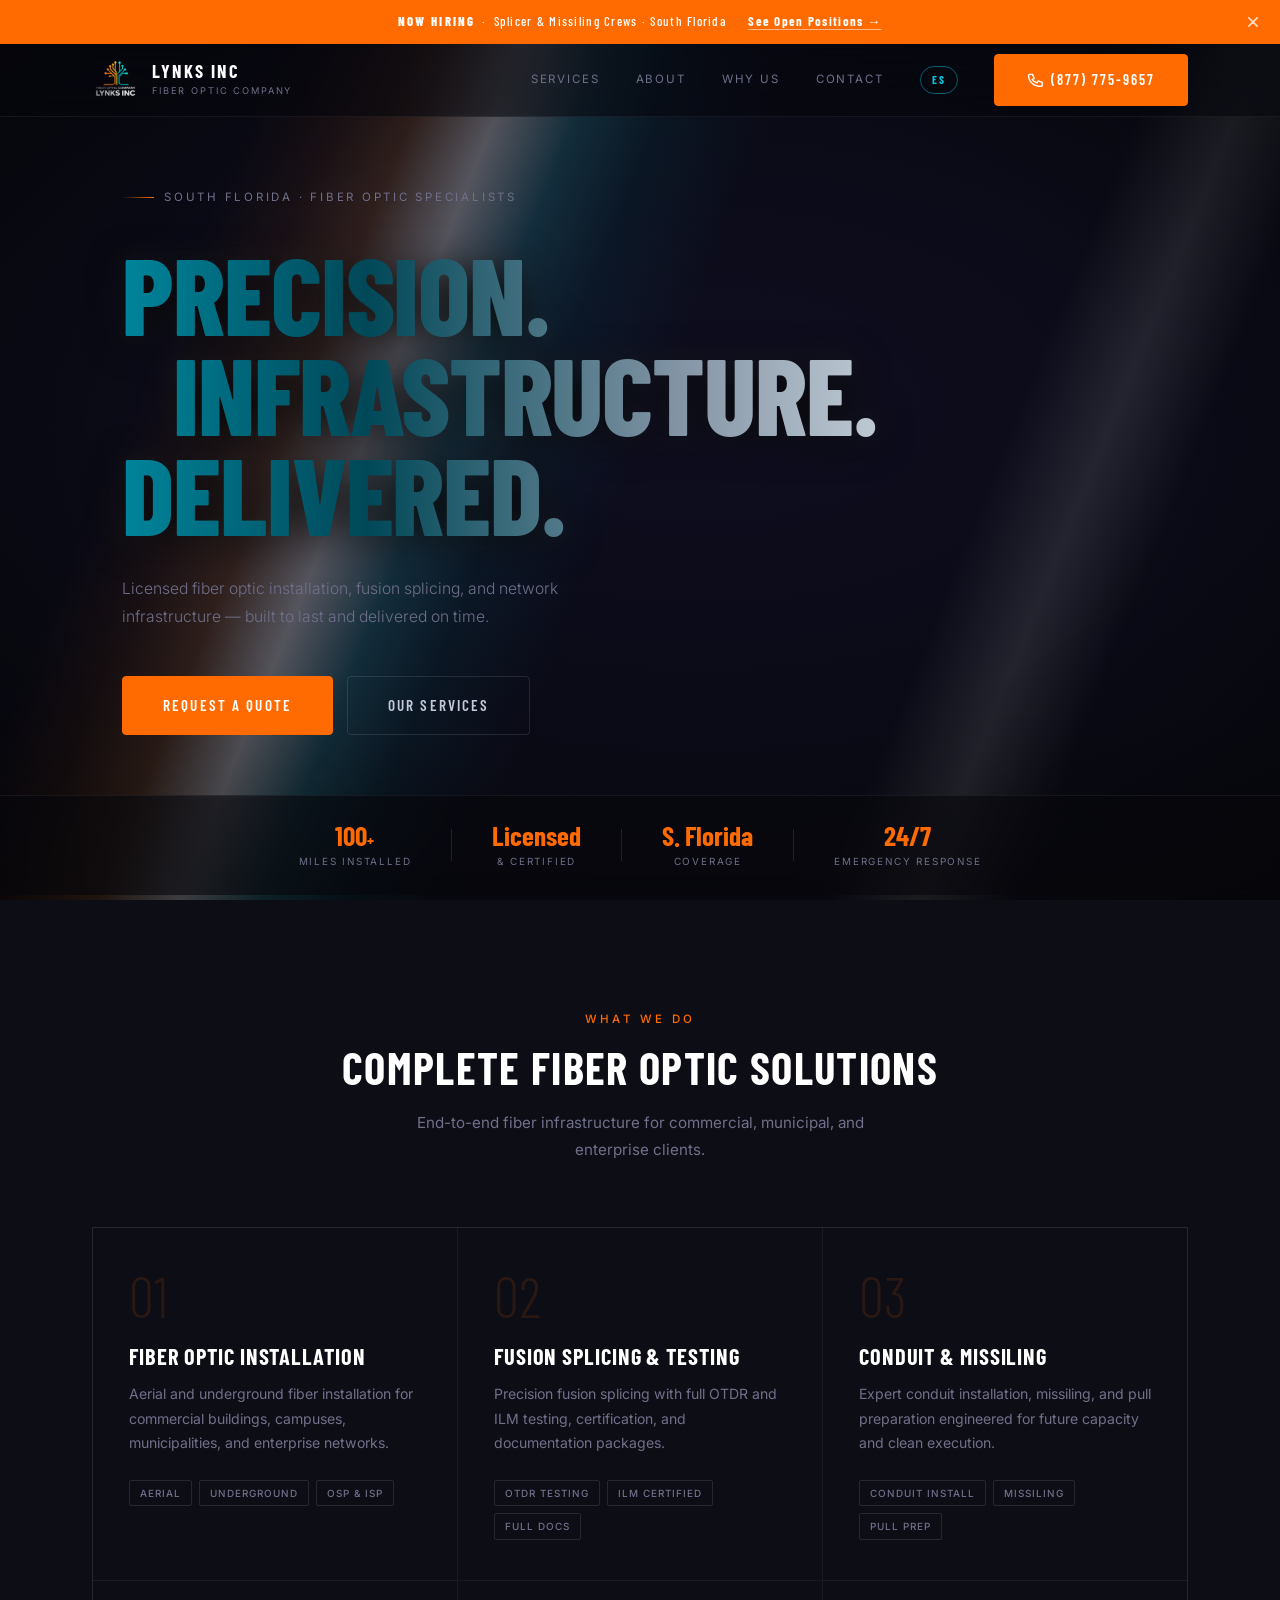
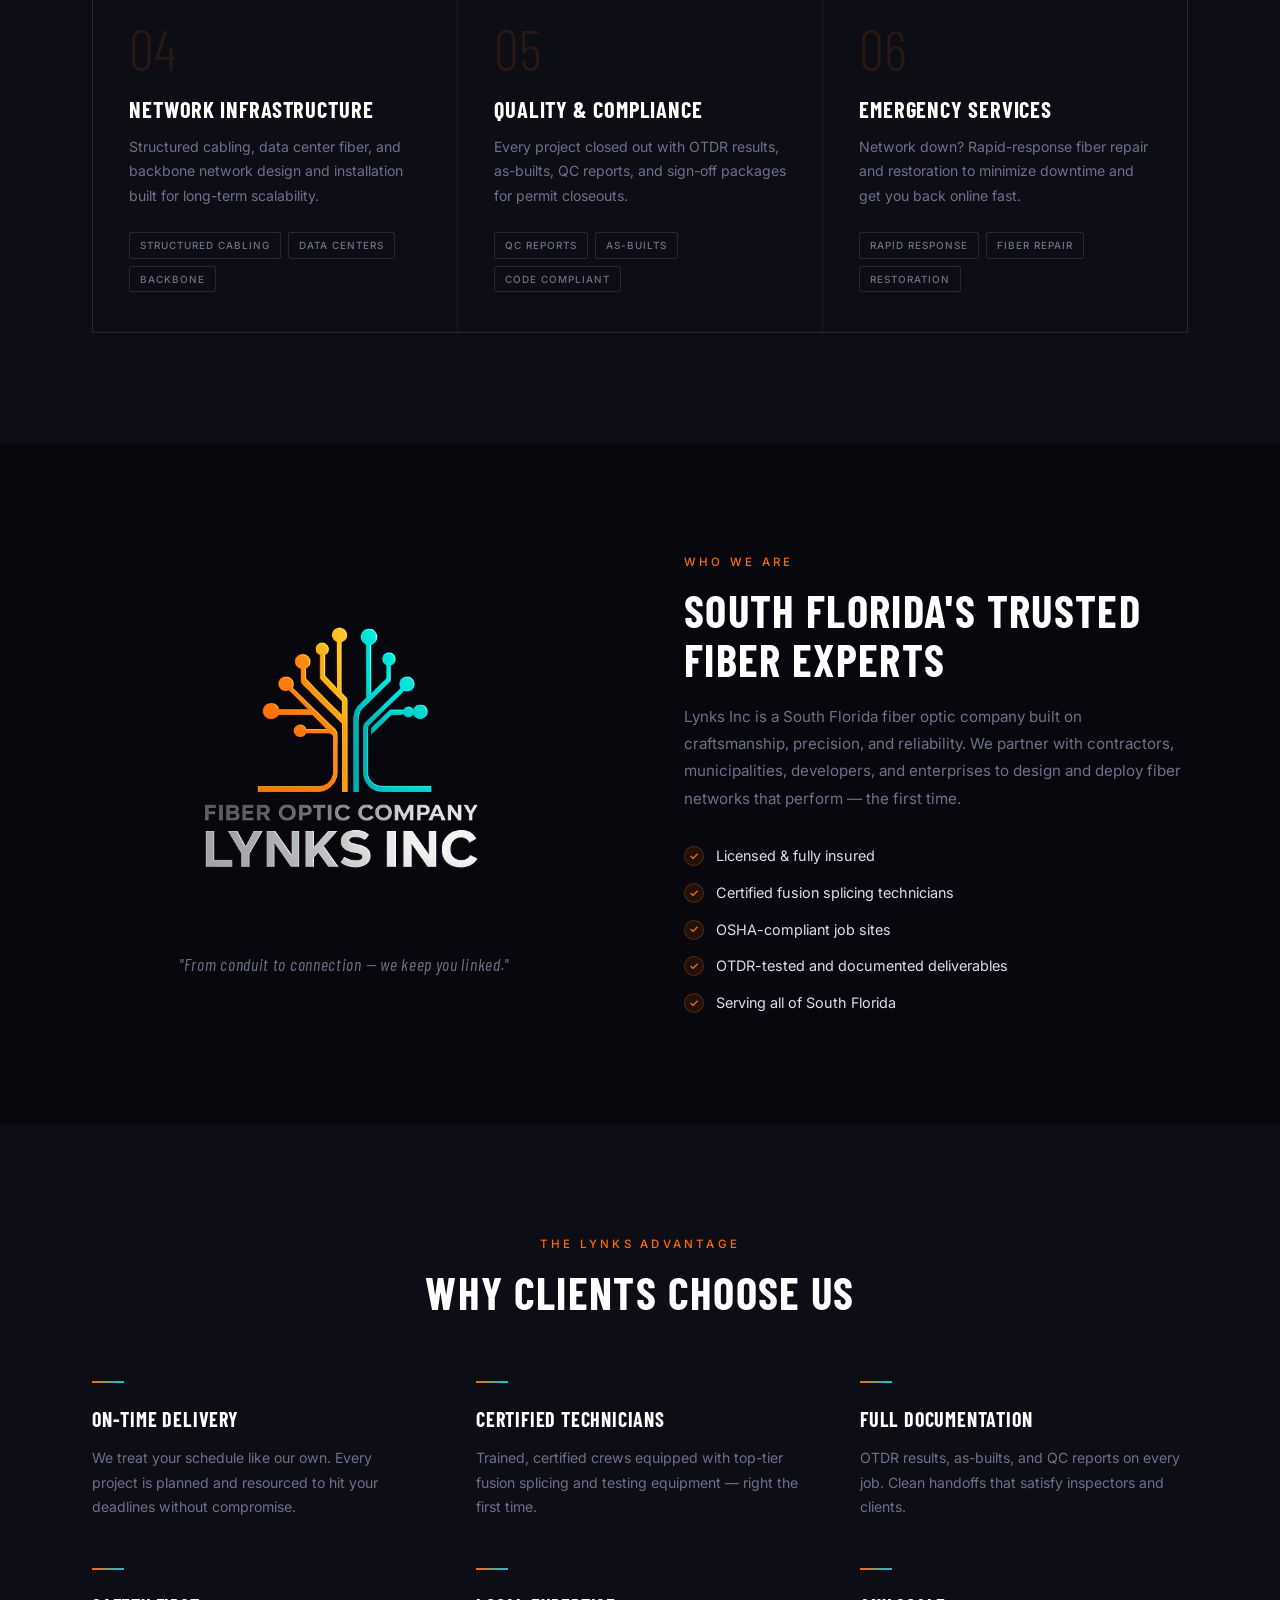
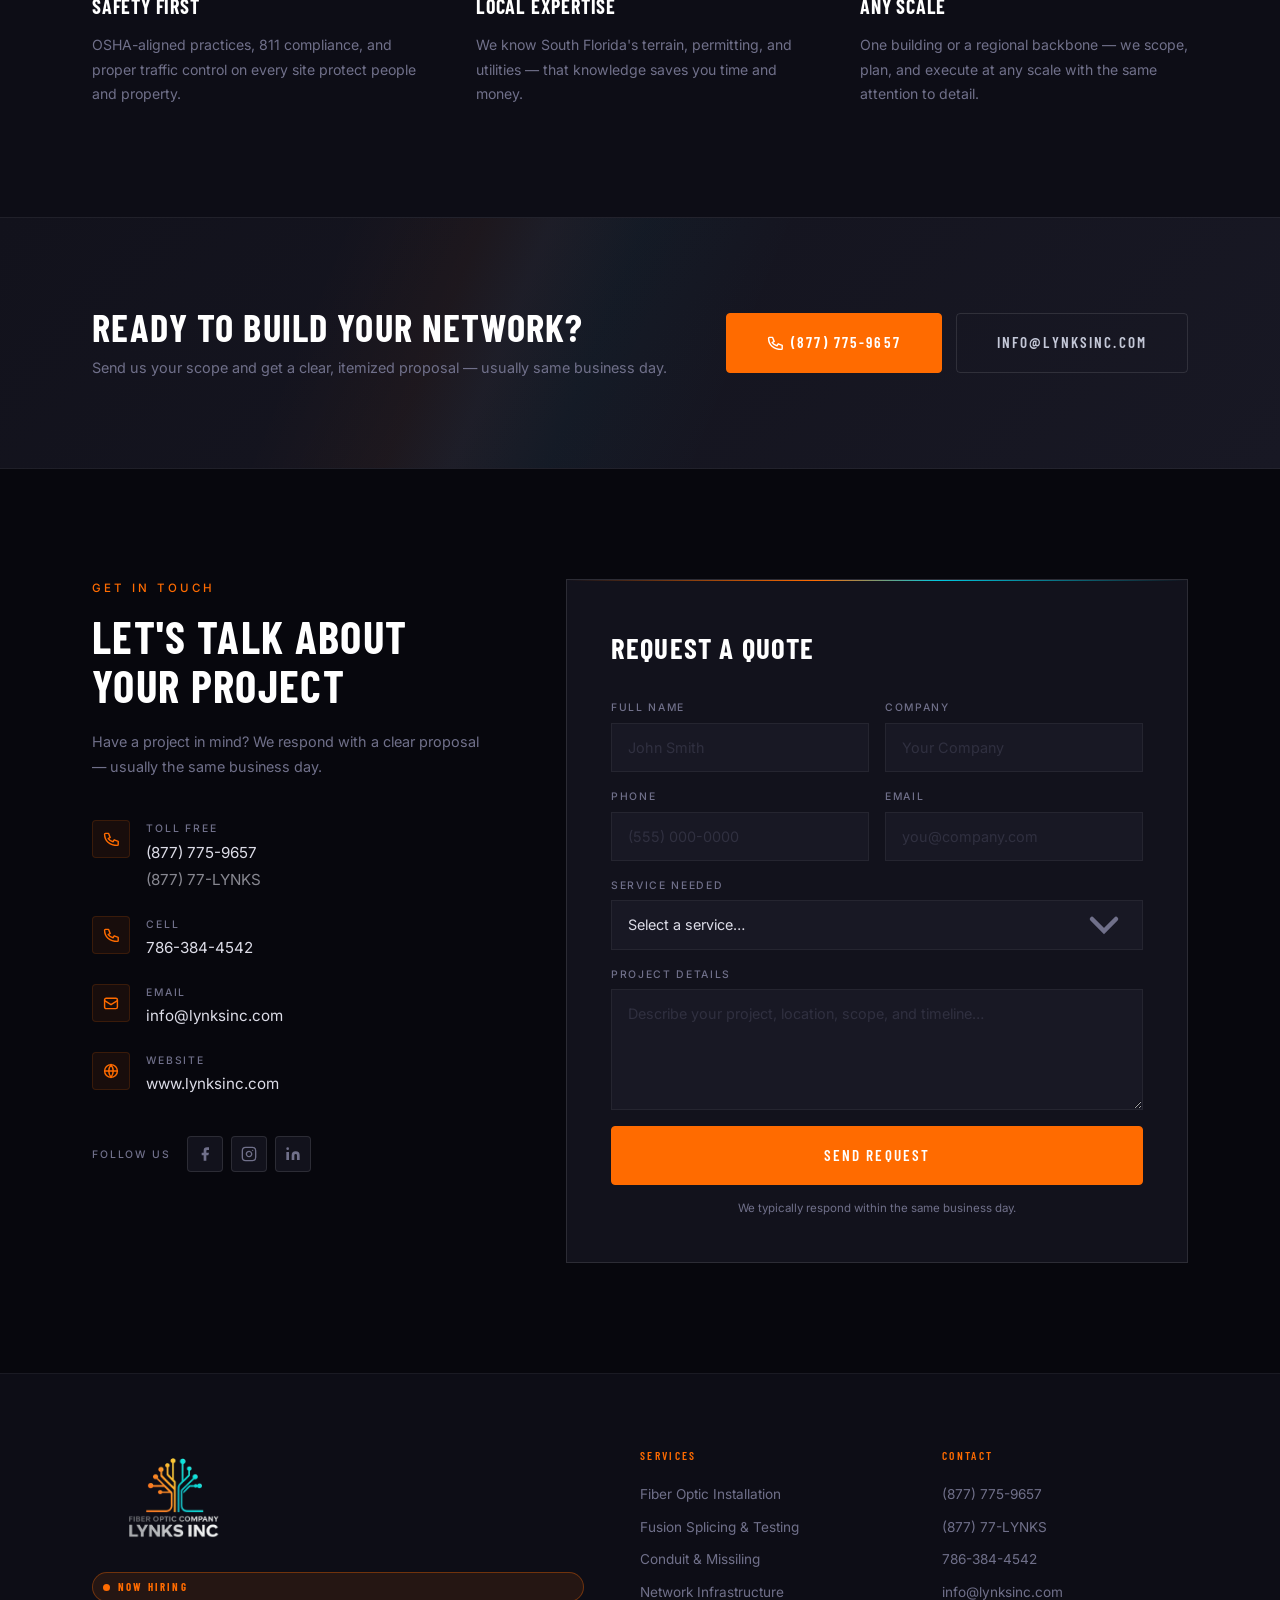
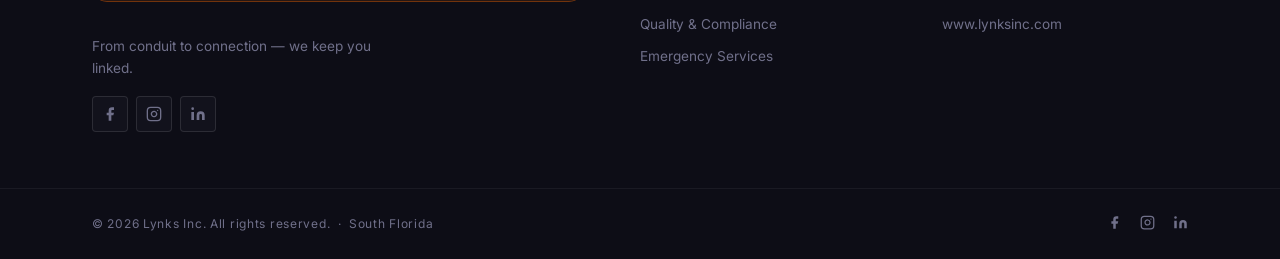
<file: index.html>
<!DOCTYPE html>
<html lang="en">
<head>
  <meta charset="UTF-8" />
  <meta name="viewport" content="width=device-width, initial-scale=1.0" />
  <title>Lynks Inc – Fiber Optic Company | South Florida</title>
  <meta name="description" content="South Florida's premier fiber optic company. Expert installation, splicing, conduit solutions, and network infrastructure." />
  <link rel="preconnect" href="https://fonts.googleapis.com" />
  <link rel="preconnect" href="https://fonts.gstatic.com" crossorigin />
  <link href="https://fonts.googleapis.com/css2?family=Barlow+Condensed:wght@300;400;500;600;700;800&family=Inter:wght@300;400;500;600&display=swap" rel="stylesheet" />
  <link rel="stylesheet" href="style.css" />
</head>
<body>

<!-- HIRE BANNER -->
<div class="hire-banner" id="hireBanner">
  <p class="hire-txt">
    <strong>Now Hiring</strong>&ensp;·&ensp;Splicer &amp; Missiling Crews · South Florida
    <a href="hiring.html" class="hire-link">See Open Positions →</a>
  </p>
  <button class="hire-close" id="hireClose" aria-label="Close">
    <svg viewBox="0 0 12 12" width="10" height="10" fill="none"><path d="M1 1l10 10M11 1L1 11" stroke="currentColor" stroke-width="2" stroke-linecap="round"/></svg>
  </button>
</div>

<!-- NAV -->
<header class="nav" id="nav">
  <div class="container nav-inner">
    <a href="#" class="nav-logo">
      <img src="logo2.png" alt="Lynks Inc" class="nav-logo-img" />
      <div>
        <div class="logo-name">LYNKS INC</div>
        <div class="logo-sub" data-i18n="logo-sub">Fiber Optic Company</div>
      </div>
    </a>
    <nav class="nav-links">
      <a href="#services" data-i18n="nav-services">Services</a>
      <a href="#about" data-i18n="nav-about">About</a>
      <a href="#why" data-i18n="nav-why">Why Us</a>
      <a href="#contact" data-i18n="nav-contact">Contact</a>
      <button class="lang-toggle" id="langBtn" aria-label="Switch language">ES</button>
      <a href="tel:8777759657" class="btn btn-primary">
        <svg viewBox="0 0 20 20" fill="none"><path d="M3 3h4l2 5-2.5 1.5A11 11 0 0012.5 13.5L14 11l5 2v4a1 1 0 01-1 1C8 18 2 12 2 4a1 1 0 011-1z" stroke="currentColor" stroke-width="1.8" stroke-linecap="round" stroke-linejoin="round"/></svg>
        (877) 775-9657
      </a>
    </nav>
    <button class="burger" id="burger" aria-label="Menu">
      <span></span><span></span><span></span>
    </button>
  </div>
  <div class="mob-menu" id="mobMenu">
    <a href="#services" data-i18n="mob-services">Services</a>
    <a href="#about" data-i18n="mob-about">About</a>
    <a href="#why" data-i18n="mob-why">Why Us</a>
    <a href="#contact" data-i18n="mob-contact">Contact</a>
    <a href="tel:8777759657" class="btn btn-primary">Call (877) 775-9657</a>
    <button class="lang-toggle lang-toggle-mob" id="langBtnMob" aria-label="Switch language">ES</button>
  </div>
</header>

<!-- HERO -->
<section class="hero" id="home">
  <!-- metallic background layers -->
  <div class="hero-base"></div>
  <div class="hero-band"></div>
  <div class="hero-sheen" id="heroSheen"></div>
  <div class="hero-vignette"></div>

  <div class="container hero-content">
    <p class="hero-label reveal" data-i18n="hero-label">South Florida · Fiber Optic Specialists</p>
    <h1 class="hero-title" id="heroTitle" data-i18n="hero-title">
      Precision.<br>
      <span class="hero-title-indent">Infrastructure.</span><br>
      Delivered.
    </h1>
    <p class="hero-sub reveal" data-i18n="hero-sub">
      Licensed fiber optic installation, fusion splicing, and network infrastructure — built to last and delivered on time.
    </p>
    <div class="hero-ctas reveal">
      <a href="#contact" class="btn btn-primary btn-lg" data-i18n="hero-cta-quote">Request a Quote</a>
      <a href="#services" class="btn btn-ghost btn-lg" data-i18n="hero-cta-svc">Our Services</a>
    </div>
  </div>

  <div class="hero-proof">
    <div class="container hero-proof-inner">
      <div class="proof-item">
        <span class="proof-val">100<span class="proof-plus">+</span></span>
        <span class="proof-lbl" data-i18n="proof-lbl-1">Miles Installed</span>
      </div>
      <div class="proof-rule"></div>
      <div class="proof-item">
        <span class="proof-val" data-i18n="proof-val-2">Licensed</span>
        <span class="proof-lbl" data-i18n="proof-lbl-2">&amp; Certified</span>
      </div>
      <div class="proof-rule"></div>
      <div class="proof-item">
        <span class="proof-val" data-i18n="proof-val-3">S. Florida</span>
        <span class="proof-lbl" data-i18n="proof-lbl-3">Coverage</span>
      </div>
      <div class="proof-rule"></div>
      <div class="proof-item">
        <span class="proof-val">24/7</span>
        <span class="proof-lbl" data-i18n="proof-lbl-4">Emergency Response</span>
      </div>
    </div>
  </div>
</section>

<!-- SERVICES -->
<section class="services" id="services">
  <div class="container">
    <div class="sec-hd reveal">
      <p class="sec-eye" data-i18n="srv-eye">What We Do</p>
      <h2 class="sec-title" data-i18n="srv-title">Complete Fiber Optic Solutions</h2>
      <p class="sec-desc" data-i18n="srv-desc">End-to-end fiber infrastructure for commercial, municipal, and enterprise clients.</p>
    </div>
    <div class="srv-grid">

      <div class="srv-card reveal">
        <div class="srv-num">01</div>
        <h3 data-i18n="srv1-h">Fiber Optic Installation</h3>
        <p data-i18n="srv1-p">Aerial and underground fiber installation for commercial buildings, campuses, municipalities, and enterprise networks.</p>
        <ul class="srv-tags">
          <li data-i18n="srv1-t1">Aerial</li><li data-i18n="srv1-t2">Underground</li><li data-i18n="srv1-t3">OSP &amp; ISP</li>
        </ul>
      </div>

      <div class="srv-card reveal d1">
        <div class="srv-num">02</div>
        <h3 data-i18n="srv2-h">Fusion Splicing &amp; Testing</h3>
        <p data-i18n="srv2-p">Precision fusion splicing with full OTDR and ILM testing, certification, and documentation packages.</p>
        <ul class="srv-tags">
          <li data-i18n="srv2-t1">OTDR Testing</li><li data-i18n="srv2-t2">ILM Certified</li><li data-i18n="srv2-t3">Full Docs</li>
        </ul>
      </div>

      <div class="srv-card reveal d2">
        <div class="srv-num">03</div>
        <h3 data-i18n="srv3-h">Conduit &amp; Missiling</h3>
        <p data-i18n="srv3-p">Expert conduit installation, missiling, and pull preparation engineered for future capacity and clean execution.</p>
        <ul class="srv-tags">
          <li data-i18n="srv3-t1">Conduit Install</li><li data-i18n="srv3-t2">Missiling</li><li data-i18n="srv3-t3">Pull Prep</li>
        </ul>
      </div>

      <div class="srv-card reveal">
        <div class="srv-num">04</div>
        <h3 data-i18n="srv4-h">Network Infrastructure</h3>
        <p data-i18n="srv4-p">Structured cabling, data center fiber, and backbone network design and installation built for long-term scalability.</p>
        <ul class="srv-tags">
          <li data-i18n="srv4-t1">Structured Cabling</li><li data-i18n="srv4-t2">Data Centers</li><li data-i18n="srv4-t3">Backbone</li>
        </ul>
      </div>

      <div class="srv-card reveal d1">
        <div class="srv-num">05</div>
        <h3 data-i18n="srv5-h">Quality &amp; Compliance</h3>
        <p data-i18n="srv5-p">Every project closed out with OTDR results, as-builts, QC reports, and sign-off packages for permit closeouts.</p>
        <ul class="srv-tags">
          <li data-i18n="srv5-t1">QC Reports</li><li data-i18n="srv5-t2">As-Builts</li><li data-i18n="srv5-t3">Code Compliant</li>
        </ul>
      </div>

      <div class="srv-card reveal d2">
        <div class="srv-num">06</div>
        <h3 data-i18n="srv6-h">Emergency Services</h3>
        <p data-i18n="srv6-p">Network down? Rapid-response fiber repair and restoration to minimize downtime and get you back online fast.</p>
        <ul class="srv-tags">
          <li data-i18n="srv6-t1">Rapid Response</li><li data-i18n="srv6-t2">Fiber Repair</li><li data-i18n="srv6-t3">Restoration</li>
        </ul>
      </div>

    </div>
  </div>
</section>

<!-- ABOUT -->
<section class="about" id="about">
  <div class="container about-inner">
    <div class="about-img reveal">
      <div class="about-logo-wrap">
        <img src="logo2.png" alt="Lynks Inc" />
      </div>
      <blockquote class="about-quote" data-i18n="about-quote">"From conduit to connection — we keep you linked."</blockquote>
    </div>
    <div class="about-text reveal d2">
      <p class="sec-eye" data-i18n="about-eye">Who We Are</p>
      <h2 class="sec-title" data-i18n="about-title">South Florida's Trusted Fiber Experts</h2>
      <p class="about-desc" data-i18n="about-desc">Lynks Inc is a South Florida fiber optic company built on craftsmanship, precision, and reliability. We partner with contractors, municipalities, developers, and enterprises to design and deploy fiber networks that perform — the first time.</p>
      <ul class="about-list">
        <li data-i18n="about-li1"><span class="chk">✓</span>Licensed &amp; fully insured</li>
        <li data-i18n="about-li2"><span class="chk">✓</span>Certified fusion splicing technicians</li>
        <li data-i18n="about-li3"><span class="chk">✓</span>OSHA-compliant job sites</li>
        <li data-i18n="about-li4"><span class="chk">✓</span>OTDR-tested and documented deliverables</li>
        <li data-i18n="about-li5"><span class="chk">✓</span>Serving all of South Florida</li>
      </ul>
    </div>
  </div>
</section>

<!-- WHY -->
<section class="why" id="why">
  <div class="container">
    <div class="sec-hd reveal">
      <p class="sec-eye" data-i18n="why-eye">The Lynks Advantage</p>
      <h2 class="sec-title" data-i18n="why-title">Why Clients Choose Us</h2>
    </div>
    <div class="why-grid">
      <div class="why-item reveal">
        <div class="why-line"></div>
        <h3 data-i18n="why1-h">On-Time Delivery</h3>
        <p data-i18n="why1-p">We treat your schedule like our own. Every project is planned and resourced to hit your deadlines without compromise.</p>
      </div>
      <div class="why-item reveal d1">
        <div class="why-line"></div>
        <h3 data-i18n="why2-h">Certified Technicians</h3>
        <p data-i18n="why2-p">Trained, certified crews equipped with top-tier fusion splicing and testing equipment — right the first time.</p>
      </div>
      <div class="why-item reveal d2">
        <div class="why-line"></div>
        <h3 data-i18n="why3-h">Full Documentation</h3>
        <p data-i18n="why3-p">OTDR results, as-builts, and QC reports on every job. Clean handoffs that satisfy inspectors and clients.</p>
      </div>
      <div class="why-item reveal">
        <div class="why-line"></div>
        <h3 data-i18n="why4-h">Safety First</h3>
        <p data-i18n="why4-p">OSHA-aligned practices, 811 compliance, and proper traffic control on every site protect people and property.</p>
      </div>
      <div class="why-item reveal d1">
        <div class="why-line"></div>
        <h3 data-i18n="why5-h">Local Expertise</h3>
        <p data-i18n="why5-p">We know South Florida's terrain, permitting, and utilities — that knowledge saves you time and money.</p>
      </div>
      <div class="why-item reveal d2">
        <div class="why-line"></div>
        <h3 data-i18n="why6-h">Any Scale</h3>
        <p data-i18n="why6-p">One building or a regional backbone — we scope, plan, and execute at any scale with the same attention to detail.</p>
      </div>
    </div>
  </div>
</section>

<!-- CTA -->
<section class="cta-band">
  <div class="container cta-inner reveal">
    <div>
      <h2 class="cta-title" data-i18n="cta-title">Ready to Build Your Network?</h2>
      <p class="cta-sub" data-i18n="cta-sub">Send us your scope and get a clear, itemized proposal — usually same business day.</p>
    </div>
    <div class="cta-actions">
      <a href="tel:8777759657" class="btn btn-primary btn-lg">
        <svg viewBox="0 0 20 20" fill="none"><path d="M3 3h4l2 5-2.5 1.5A11 11 0 0012.5 13.5L14 11l5 2v4a1 1 0 01-1 1C8 18 2 12 2 4a1 1 0 011-1z" stroke="currentColor" stroke-width="1.8" stroke-linecap="round" stroke-linejoin="round"/></svg>
        (877) 775-9657
      </a>
      <a href="mailto:info@lynksinc.com" class="btn btn-ghost btn-lg">info@lynksinc.com</a>
    </div>
  </div>
</section>

<!-- CONTACT -->
<section class="contact" id="contact">
  <div class="container contact-inner">

    <div class="contact-info reveal">
      <p class="sec-eye" data-i18n="ct-eye">Get In Touch</p>
      <h2 class="sec-title" data-i18n="ct-title">Let's Talk About<br>Your Project</h2>
      <p class="contact-desc" data-i18n="ct-desc">Have a project in mind? We respond with a clear proposal — usually the same business day.</p>
      <ul class="contact-list">
        <li>
          <div class="ci"><svg viewBox="0 0 20 20" fill="none"><path d="M3 3h4l2 5-2.5 1.5A11 11 0 0012.5 13.5L14 11l5 2v4a1 1 0 01-1 1C8 18 2 12 2 4a1 1 0 011-1z" stroke="currentColor" stroke-width="1.8" stroke-linecap="round" stroke-linejoin="round"/></svg></div>
          <div>
            <span class="c-lbl" data-i18n="ct-lbl-tollfree">Toll Free</span>
            <a href="tel:8777759657">(877) 775-9657</a>
            <a href="tel:8777795657" class="c-small">(877) 77-LYNKS</a>
          </div>
        </li>
        <li>
          <div class="ci"><svg viewBox="0 0 20 20" fill="none"><path d="M3 3h4l2 5-2.5 1.5A11 11 0 0012.5 13.5L14 11l5 2v4a1 1 0 01-1 1C8 18 2 12 2 4a1 1 0 011-1z" stroke="currentColor" stroke-width="1.8" stroke-linecap="round" stroke-linejoin="round"/></svg></div>
          <div>
            <span class="c-lbl" data-i18n="ct-lbl-cell">Cell</span>
            <a href="tel:7863844542">786-384-4542</a>
          </div>
        </li>
        <li>
          <div class="ci"><svg viewBox="0 0 20 20" fill="none"><rect x="2" y="4" width="16" height="13" rx="2" stroke="currentColor" stroke-width="1.8"/><path d="M2 7l8 5 8-5" stroke="currentColor" stroke-width="1.8" stroke-linecap="round"/></svg></div>
          <div>
            <span class="c-lbl" data-i18n="ct-lbl-email">Email</span>
            <a href="mailto:info@lynksinc.com">info@lynksinc.com</a>
          </div>
        </li>
        <li>
          <div class="ci"><svg viewBox="0 0 20 20" fill="none"><circle cx="10" cy="10" r="8" stroke="currentColor" stroke-width="1.8"/><path d="M2 10h16M10 2a14 14 0 010 16M10 2a14 14 0 000 16" stroke="currentColor" stroke-width="1.8" stroke-linecap="round"/></svg></div>
          <div>
            <span class="c-lbl" data-i18n="ct-lbl-web">Website</span>
            <a href="http://www.lynksinc.com" target="_blank" rel="noopener">www.lynksinc.com</a>
          </div>
        </li>
      </ul>
      <div class="social-row">
        <span class="social-lbl" data-i18n="social-lbl">Follow Us</span>
        <div class="social-icons">
          <a href="#" class="soc-icon" aria-label="Facebook" target="_blank" rel="noopener">
            <svg viewBox="0 0 24 24" fill="currentColor"><path d="M18 2h-3a5 5 0 00-5 5v3H7v4h3v8h4v-8h3l1-4h-4V7a1 1 0 011-1h3z"/></svg>
          </a>
          <a href="#" class="soc-icon" aria-label="Instagram" target="_blank" rel="noopener">
            <svg viewBox="0 0 24 24" fill="none" stroke="currentColor" stroke-width="2" stroke-linecap="round" stroke-linejoin="round"><rect x="2" y="2" width="20" height="20" rx="5"/><path d="M16 11.37A4 4 0 1112.63 8 4 4 0 0116 11.37z"/><line x1="17.5" y1="6.5" x2="17.51" y2="6.5"/></svg>
          </a>
          <a href="#" class="soc-icon" aria-label="LinkedIn" target="_blank" rel="noopener">
            <svg viewBox="0 0 24 24" fill="currentColor"><path d="M16 8a6 6 0 016 6v7h-4v-7a2 2 0 00-2-2 2 2 0 00-2 2v7h-4v-7a6 6 0 016-6zM2 9h4v12H2z"/><circle cx="4" cy="4" r="2"/></svg>
          </a>
        </div>
      </div>
    </div>

    <form class="cform reveal d2" id="cform" name="contact" method="POST" netlify data-netlify-honeypot="bot-field" novalidate>
      <input type="hidden" name="form-name" value="contact" />
      <div style="display:none"><input name="bot-field" /></div>
      <h3 data-i18n="form-title">Request a Quote</h3>
      <div class="frow">
        <div class="fg"><label for="fname" data-i18n="lbl-fname">Full Name</label><input type="text" id="fname" name="name" placeholder="John Smith" data-i18n-ph="ph-fname" required /></div>
        <div class="fg"><label for="fco" data-i18n="lbl-fco">Company</label><input type="text" id="fco" name="company" placeholder="Your Company" data-i18n-ph="ph-fco" /></div>
      </div>
      <div class="frow">
        <div class="fg"><label for="fph" data-i18n="lbl-fph">Phone</label><input type="tel" id="fph" name="phone" placeholder="(555) 000-0000" required /></div>
        <div class="fg"><label for="fem" data-i18n="lbl-fem">Email</label><input type="email" id="fem" name="email" placeholder="you@company.com" required /></div>
      </div>
      <div class="fg">
        <label for="fsv" data-i18n="lbl-fsv">Service Needed</label>
        <select id="fsv" name="service" data-i18n-select="fsv">
          <option value="">Select a service…</option>
          <option>Fiber Optic Installation</option>
          <option>Fusion Splicing &amp; Testing</option>
          <option>Conduit &amp; Missiling</option>
          <option>Network Infrastructure</option>
          <option>Emergency / Rush Service</option>
          <option>Other / Not Sure</option>
        </select>
      </div>
      <div class="fg">
        <label for="fmsg" data-i18n="lbl-fmsg">Project Details</label>
        <textarea id="fmsg" name="message" rows="4" placeholder="Describe your project, location, scope, and timeline…" data-i18n-ph="ph-fmsg"></textarea>
      </div>
      <button type="button" class="btn btn-primary btn-full btn-lg" id="fsubmit" data-i18n="fsubmit">Send Request</button>
      <p class="f-note" data-i18n="f-note">We typically respond within the same business day.</p>
      <div class="f-success" id="fsuccess">
        <svg viewBox="0 0 24 24" fill="none"><circle cx="12" cy="12" r="10" stroke="#c8a96e" stroke-width="1.5"/><path d="M7 12l3 3 7-7" stroke="#c8a96e" stroke-width="2" stroke-linecap="round" stroke-linejoin="round"/></svg>
        <p data-i18n="f-success">Message sent. We'll be in touch shortly.</p>
      </div>
    </form>

  </div>
</section>

<!-- FOOTER -->
<footer class="footer">
  <div class="container foot-inner">
    <div class="foot-brand">
      <div class="foot-logo">
        <img src="logo2.png" alt="Lynks Inc" class="foot-logo-img" />
      </div>
      <a href="hiring.html" class="foot-hire-badge"><span class="hire-dot"></span>Now Hiring</a>
      <p class="foot-tagline" data-i18n="foot-tagline">From conduit to connection — we keep you linked.</p>
      <div class="foot-social">
        <a href="#" class="soc-icon" aria-label="Facebook"><svg viewBox="0 0 24 24" fill="currentColor"><path d="M18 2h-3a5 5 0 00-5 5v3H7v4h3v8h4v-8h3l1-4h-4V7a1 1 0 011-1h3z"/></svg></a>
        <a href="#" class="soc-icon" aria-label="Instagram"><svg viewBox="0 0 24 24" fill="none" stroke="currentColor" stroke-width="2" stroke-linecap="round" stroke-linejoin="round"><rect x="2" y="2" width="20" height="20" rx="5"/><path d="M16 11.37A4 4 0 1112.63 8 4 4 0 0116 11.37z"/><line x1="17.5" y1="6.5" x2="17.51" y2="6.5"/></svg></a>
        <a href="#" class="soc-icon" aria-label="LinkedIn"><svg viewBox="0 0 24 24" fill="currentColor"><path d="M16 8a6 6 0 016 6v7h-4v-7a2 2 0 00-2-2 2 2 0 00-2 2v7h-4v-7a6 6 0 016-6zM2 9h4v12H2z"/><circle cx="4" cy="4" r="2"/></svg></a>
      </div>
    </div>
    <div>
      <h4 data-i18n="foot-svc-h">Services</h4>
      <ul class="foot-list">
        <li data-i18n="foot-svc-1">Fiber Optic Installation</li>
        <li data-i18n="foot-svc-2">Fusion Splicing &amp; Testing</li>
        <li data-i18n="foot-svc-3">Conduit &amp; Missiling</li>
        <li data-i18n="foot-svc-4">Network Infrastructure</li>
        <li data-i18n="foot-svc-5">Quality &amp; Compliance</li>
        <li data-i18n="foot-svc-6">Emergency Services</li>
      </ul>
    </div>
    <div>
      <h4 data-i18n="foot-ct-h">Contact</h4>
      <div class="foot-ct">
        <a href="tel:8777759657">(877) 775-9657</a>
        <a href="tel:8777795657">(877) 77-LYNKS</a>
        <a href="tel:7863844542">786-384-4542</a>
        <a href="mailto:info@lynksinc.com">info@lynksinc.com</a>
        <a href="http://www.lynksinc.com" target="_blank" rel="noopener">www.lynksinc.com</a>
      </div>
    </div>
  </div>
  <div class="foot-bot">
    <div class="container foot-bot-inner">
      <p id="foot-copy-p">&copy; <span id="yr"></span> Lynks Inc. All rights reserved. &nbsp;·&nbsp; South Florida</p>
      <div class="foot-bot-soc">
        <a href="#" aria-label="Facebook"><svg viewBox="0 0 24 24" fill="currentColor" width="15" height="15"><path d="M18 2h-3a5 5 0 00-5 5v3H7v4h3v8h4v-8h3l1-4h-4V7a1 1 0 011-1h3z"/></svg></a>
        <a href="#" aria-label="Instagram"><svg viewBox="0 0 24 24" fill="none" stroke="currentColor" stroke-width="2" width="15" height="15" stroke-linecap="round" stroke-linejoin="round"><rect x="2" y="2" width="20" height="20" rx="5"/><path d="M16 11.37A4 4 0 1112.63 8 4 4 0 0116 11.37z"/><line x1="17.5" y1="6.5" x2="17.51" y2="6.5"/></svg></a>
        <a href="#" aria-label="LinkedIn"><svg viewBox="0 0 24 24" fill="currentColor" width="15" height="15"><path d="M16 8a6 6 0 016 6v7h-4v-7a2 2 0 00-2-2 2 2 0 00-2 2v7h-4v-7a6 6 0 016-6zM2 9h4v12H2z"/><circle cx="4" cy="4" r="2"/></svg></a>
      </div>
    </div>
  </div>
</footer>

<script src="main.js"></script>
</body>
</html>
</file>
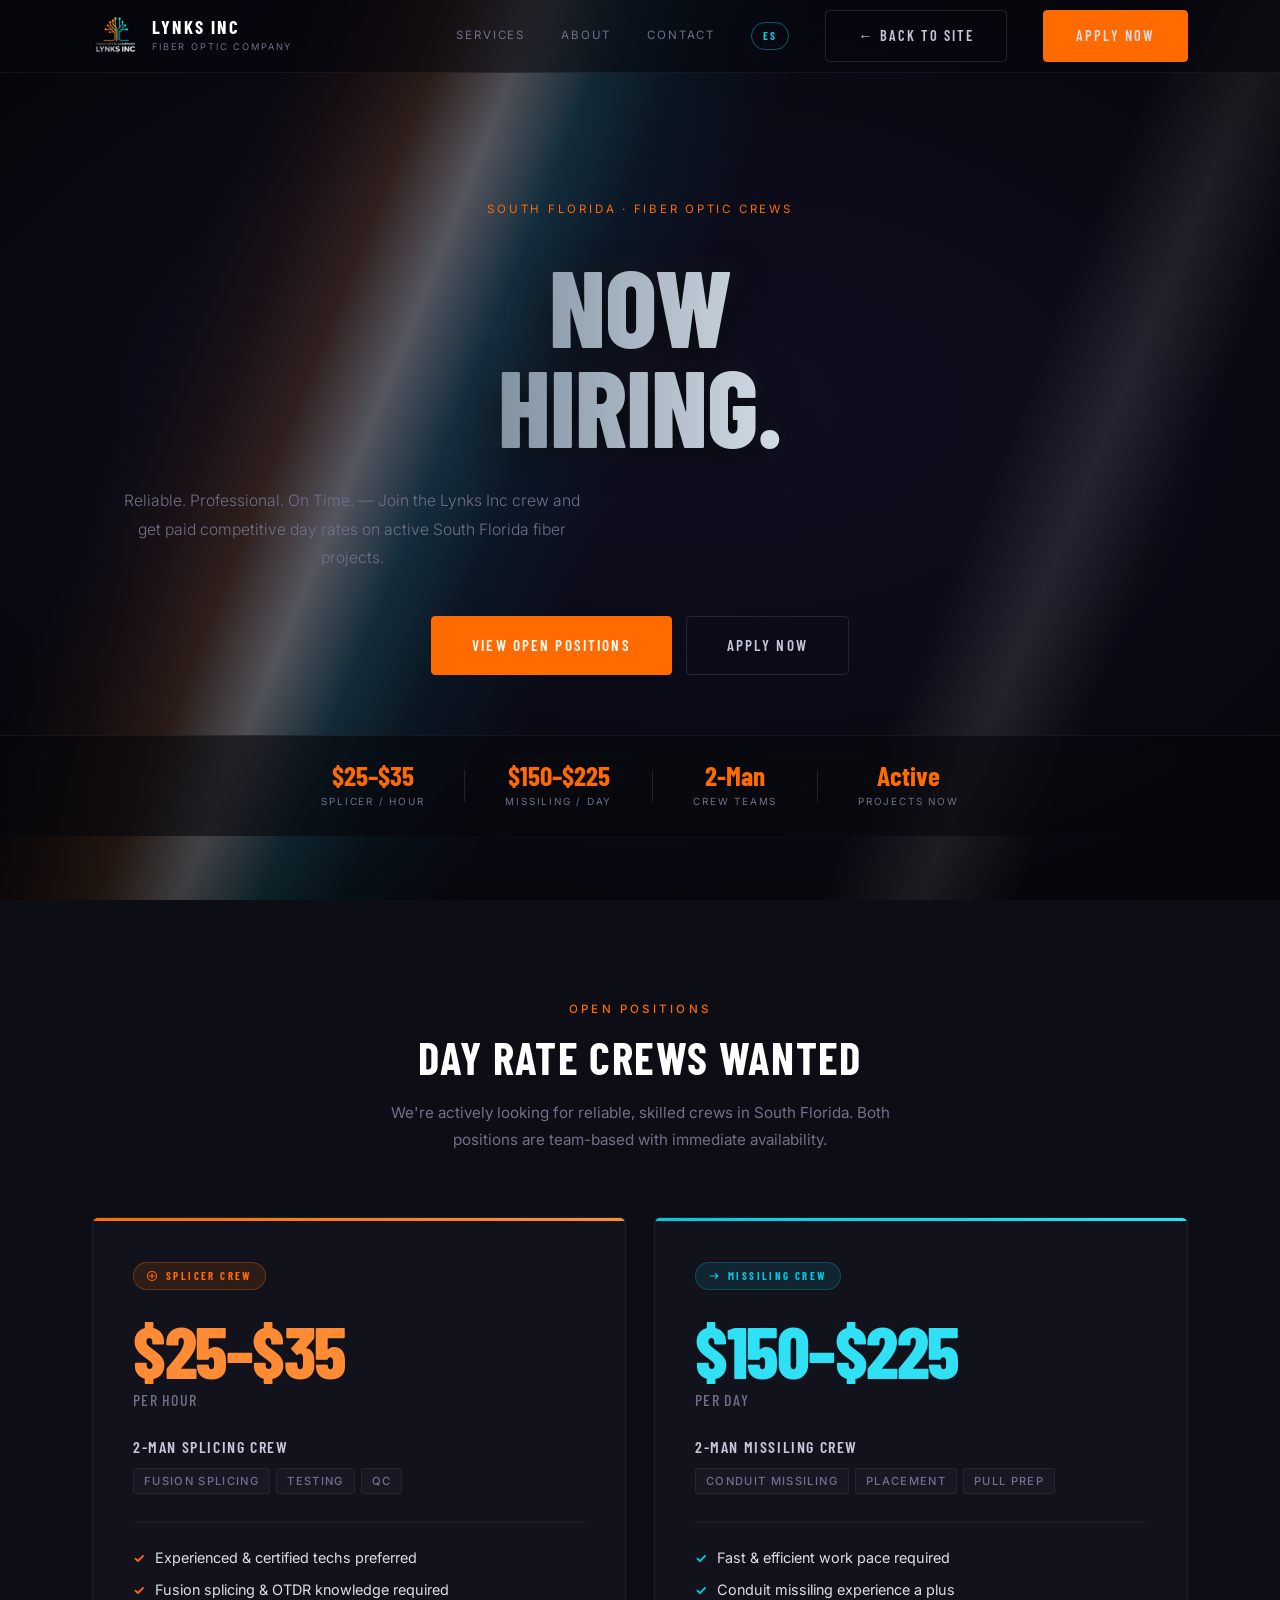
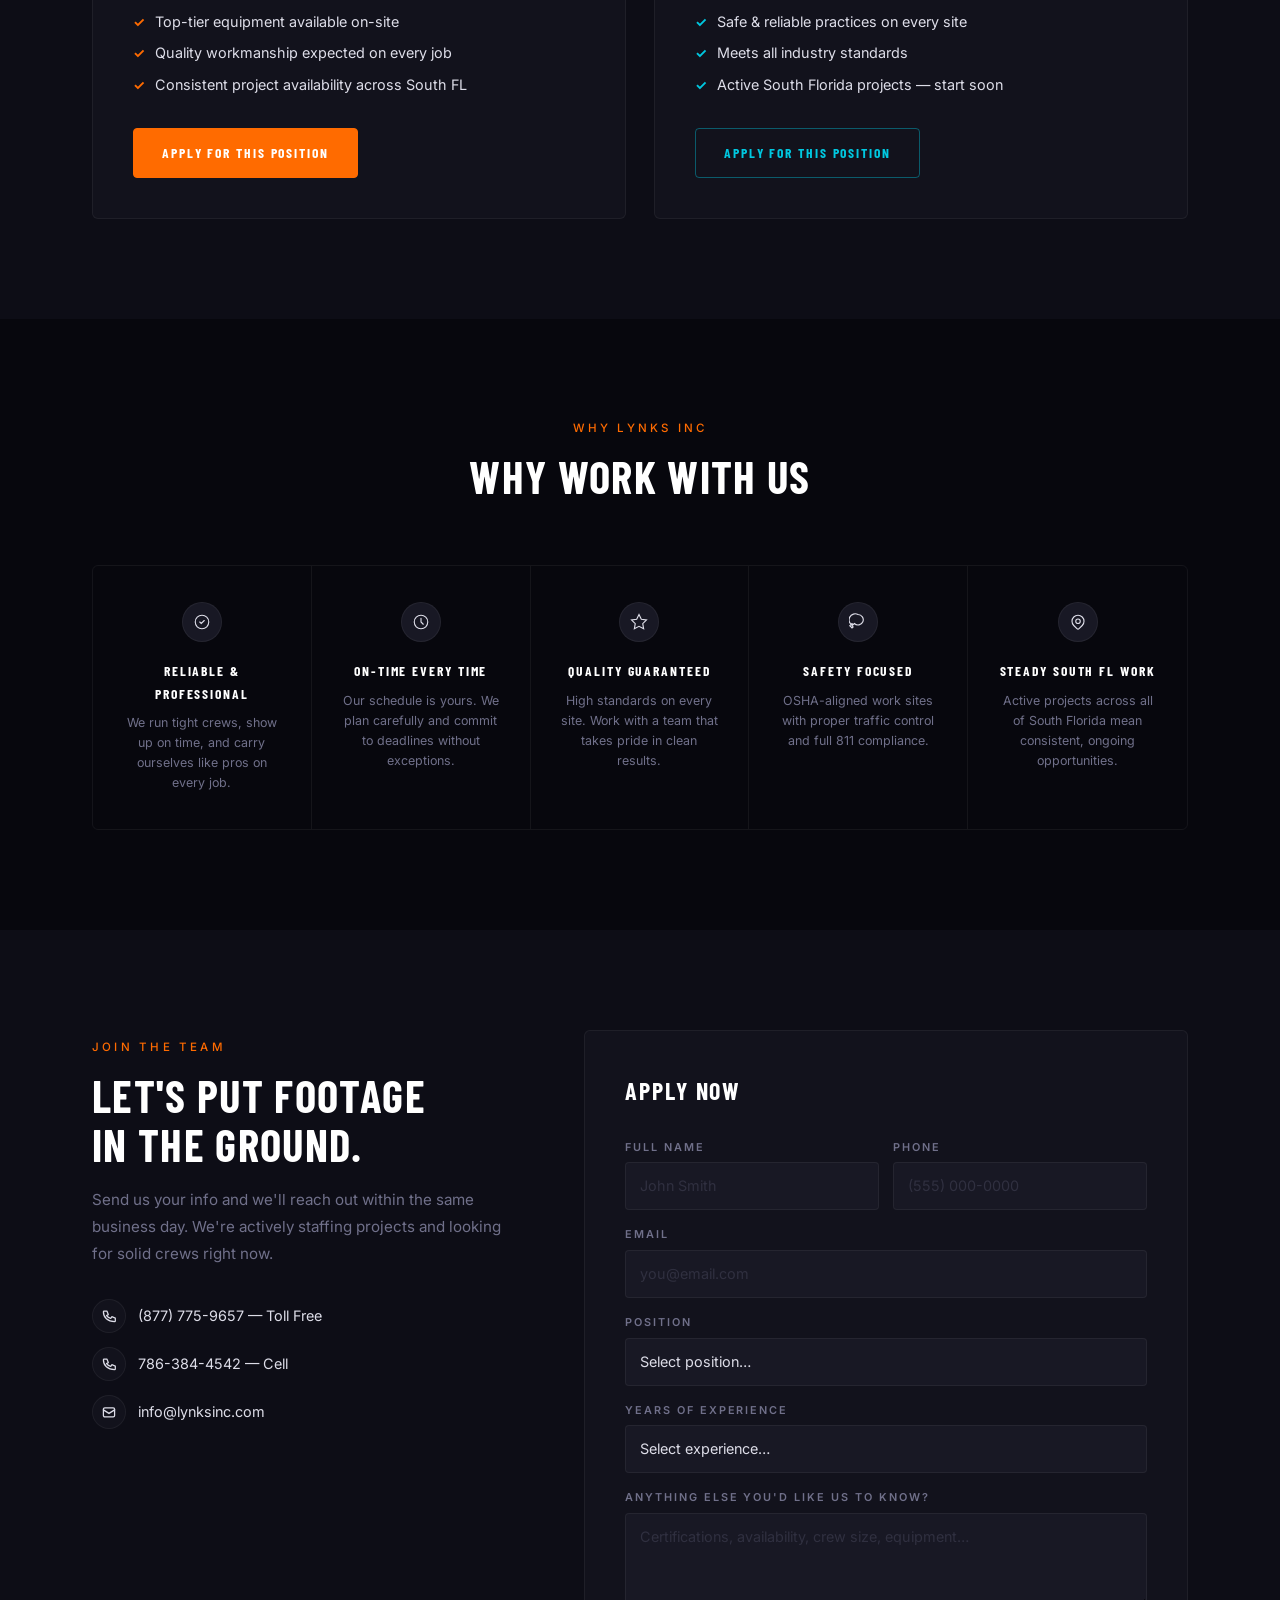
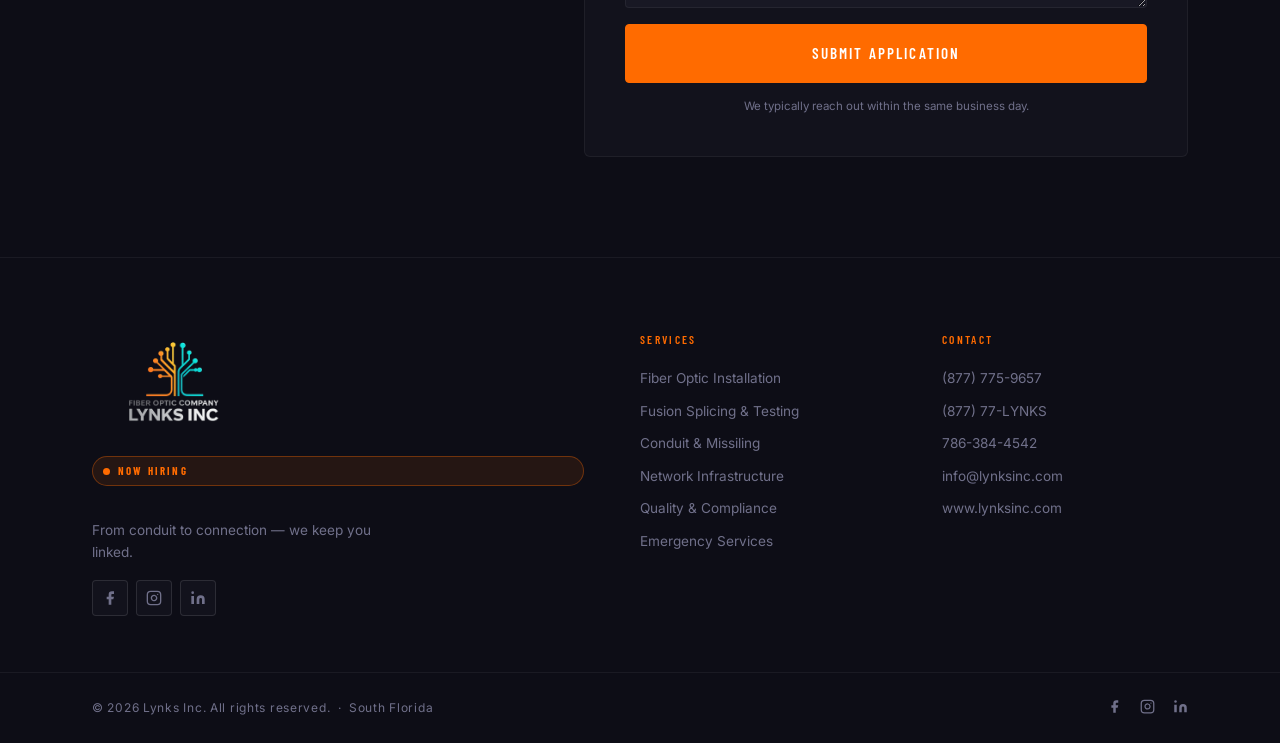
<file: hiring.html>
<!DOCTYPE html>
<html lang="en">
<head>
  <meta charset="UTF-8" />
  <meta name="viewport" content="width=device-width, initial-scale=1.0" />
  <title>Now Hiring – Lynks Inc | Splicer & Missiling Crews · South Florida</title>
  <meta name="description" content="Lynks Inc is hiring experienced splicer and missiling crews in South Florida. Competitive day rates, steady work, professional team." />
  <link rel="preconnect" href="https://fonts.googleapis.com" />
  <link rel="preconnect" href="https://fonts.gstatic.com" crossorigin />
  <link href="https://fonts.googleapis.com/css2?family=Barlow+Condensed:wght@300;400;500;600;700;800&family=Inter:wght@300;400;500;600&display=swap" rel="stylesheet" />
  <link rel="stylesheet" href="style.css" />
  <style>
    /* ── HIRING-PAGE SPECIFIC ─────────────────────────────── */

    /* Remove banner offset on this page */
    :root { --banner-h: 0px; }

    /* Hero: centered and spread on large screens */
    .hero-content { text-align: center; margin-left: auto; margin-right: auto; }
    .hero-label { justify-content: center; }
    .hero-label::before { display: none; }
    .hero-title-indent { padding-left: 0; }
    .hero-ctas { justify-content: center; }
    .hero-hire-label { color: var(--orange); }

    /* ── POSITIONS SECTION */
    .positions {
      padding: 100px 0;
      background: var(--bg2);
    }
    .positions-grid {
      display: grid;
      grid-template-columns: 1fr 1fr;
      gap: 28px;
      margin-top: 64px;
    }
    .pos-card {
      background: var(--bg3);
      border: 1px solid var(--border);
      border-radius: 6px;
      padding: 44px 40px 40px;
      position: relative;
      overflow: hidden;
      transition: border-color var(--t), transform var(--t);
    }
    .pos-card:hover { border-color: var(--border-hi); transform: translateY(-3px); }
    .pos-card::before {
      content: '';
      position: absolute; top: 0; left: 0; right: 0; height: 3px;
    }
    .pos-card.orange::before { background: linear-gradient(90deg, var(--orange), var(--orange-hi)); }
    .pos-card.teal::before   { background: linear-gradient(90deg, var(--teal), var(--teal-hi)); }

    .pos-badge {
      display: inline-flex; align-items: center; gap: 8px;
      font-family: 'Barlow Condensed', sans-serif;
      font-size: .68rem; font-weight: 700; letter-spacing: .22em; text-transform: uppercase;
      padding: 4px 12px; border-radius: 20px; margin-bottom: 28px;
    }
    .pos-badge.orange { background: rgba(255,107,0,.12); color: var(--orange); border: 1px solid rgba(255,107,0,.3); }
    .pos-badge.teal   { background: rgba(0,200,224,.10); color: var(--teal);   border: 1px solid rgba(0,200,224,.25); }

    .pos-rate {
      font-family: 'Barlow Condensed', sans-serif;
      font-weight: 800; font-size: clamp(3rem, 6vw, 4.5rem);
      line-height: .9; letter-spacing: -.02em;
      margin-bottom: 4px;
    }
    .pos-card.orange .pos-rate { color: var(--orange-hi); }
    .pos-card.teal   .pos-rate { color: var(--teal-hi); }
    .pos-rate-unit {
      font-family: 'Barlow Condensed', sans-serif;
      font-size: 1rem; font-weight: 500; letter-spacing: .08em;
      color: var(--muted); text-transform: uppercase;
      margin-bottom: 20px;
    }
    .pos-crew {
      font-family: 'Barlow Condensed', sans-serif;
      font-size: 1rem; font-weight: 600; letter-spacing: .1em; text-transform: uppercase;
      color: var(--silver); margin-bottom: 8px;
    }
    .pos-tags {
      display: flex; flex-wrap: wrap; gap: 6px; margin-bottom: 28px;
    }
    .pos-tags li {
      font-size: .7rem; font-weight: 500; letter-spacing: .12em; text-transform: uppercase;
      color: var(--muted); background: var(--bg4);
      padding: 3px 10px; border-radius: 3px; border: 1px solid var(--border);
    }
    .pos-divider {
      height: 1px; background: var(--border); margin-bottom: 24px;
    }
    .pos-list { display: flex; flex-direction: column; gap: 10px; margin-bottom: 32px; }
    .pos-list li {
      display: flex; align-items: flex-start; gap: 10px;
      font-size: .9rem; color: var(--text); line-height: 1.5;
    }
    .pos-chk {
      font-size: .85rem; font-weight: 700; flex-shrink: 0; margin-top: 1px;
    }
    .pos-card.orange .pos-chk { color: var(--orange); }
    .pos-card.teal   .pos-chk { color: var(--teal); }

    .pos-apply {
      display: inline-flex; align-items: center; gap: 8px;
      font-family: 'Barlow Condensed', sans-serif;
      font-size: .85rem; font-weight: 700; letter-spacing: .14em; text-transform: uppercase;
      padding: 13px 28px; border-radius: var(--rad); border: 1px solid; transition: var(--t);
    }
    .pos-card.orange .pos-apply {
      background: var(--orange); color: #fff; border-color: var(--orange);
    }
    .pos-card.orange .pos-apply:hover {
      background: var(--orange-hi); border-color: var(--orange-hi); transform: translateY(-1px);
      box-shadow: 0 4px 20px rgba(255,107,0,.35);
    }
    .pos-card.teal .pos-apply {
      background: transparent; color: var(--teal); border-color: rgba(0,200,224,.4);
    }
    .pos-card.teal .pos-apply:hover {
      background: var(--teal); color: var(--bg); border-color: var(--teal); transform: translateY(-1px);
    }

    /* ── WHY SECTION */
    .why-hire { padding: 100px 0; background: var(--bg); }
    .why-hire-grid {
      display: grid;
      grid-template-columns: repeat(5, 1fr);
      gap: 0;
      border: 1px solid var(--border);
      border-radius: 6px;
      overflow: hidden;
      margin-top: 60px;
    }
    .wh-item {
      padding: 36px 28px;
      border-right: 1px solid var(--border);
      text-align: center;
      transition: background var(--t);
    }
    .wh-item:last-child { border-right: none; }
    .wh-item:hover { background: var(--bg2); }
    .wh-icon {
      width: 40px; height: 40px; margin: 0 auto 18px;
      display: flex; align-items: center; justify-content: center;
      background: var(--bg4); border-radius: 50%;
      border: 1px solid var(--border);
    }
    .wh-icon svg { width: 18px; height: 18px; }
    .wh-item h4 {
      font-family: 'Barlow Condensed', sans-serif;
      font-size: .85rem; font-weight: 700; letter-spacing: .14em; text-transform: uppercase;
      color: #fff; margin-bottom: 8px;
    }
    .wh-item p {
      font-size: .78rem; color: var(--muted); line-height: 1.6;
    }

    /* ── APPLY SECTION */
    .apply-sect { padding: 100px 0; background: var(--bg2); }
    .apply-inner {
      display: grid;
      grid-template-columns: 1fr 1fr;
      gap: 80px;
      align-items: start;
    }
    .apply-info { padding-top: 8px; }
    .apply-desc { color: var(--muted); font-size: .95rem; line-height: 1.75; margin-bottom: 32px; }
    .apply-contact { display: flex; flex-direction: column; gap: 14px; margin-bottom: 32px; }
    .apply-contact a {
      display: flex; align-items: center; gap: 12px;
      color: var(--text); font-size: .9rem; transition: color var(--t);
    }
    .apply-contact a:hover { color: var(--orange); }
    .apply-contact .aci {
      width: 34px; height: 34px; border-radius: 50%;
      background: var(--bg3); border: 1px solid var(--border);
      display: flex; align-items: center; justify-content: center; flex-shrink: 0;
    }
    .apply-contact .aci svg { width: 14px; height: 14px; }

    .aform { background: var(--bg3); border: 1px solid var(--border); border-radius: 6px; padding: 40px; }
    .aform h3 {
      font-family: 'Barlow Condensed', sans-serif;
      font-size: 1.5rem; font-weight: 700; letter-spacing: .08em; text-transform: uppercase;
      color: #fff; margin-bottom: 28px;
    }
    .aform .fg { display: flex; flex-direction: column; gap: 6px; margin-bottom: 16px; }
    .aform label {
      font-size: .68rem; font-weight: 600; letter-spacing: .18em; text-transform: uppercase;
      color: var(--muted);
    }
    .aform input, .aform select, .aform textarea {
      background: var(--bg4); border: 1px solid var(--border); border-radius: var(--rad);
      color: var(--text); padding: 11px 14px; font-size: .9rem;
      transition: border-color var(--t);
    }
    .aform input:focus, .aform select:focus, .aform textarea:focus {
      outline: none; border-color: var(--orange);
    }
    .aform select { -webkit-appearance: none; appearance: none; }
    .aform .frow { display: grid; grid-template-columns: 1fr 1fr; gap: 14px; }
    .aform textarea { resize: vertical; }

    /* ── MOBILE ── */
    @media(max-width:900px){
      .positions-grid { grid-template-columns: 1fr; }
      .why-hire-grid { grid-template-columns: repeat(3, 1fr); }
      .wh-item:nth-child(3) { border-right: none; }
      .wh-item:nth-child(4), .wh-item:nth-child(5) { border-top: 1px solid var(--border); }
      .apply-inner { grid-template-columns: 1fr; gap: 48px; }
    }
    @media(max-width:600px){
      .why-hire-grid { grid-template-columns: 1fr 1fr; }
      .wh-item:nth-child(2) { border-right: none; }
      .wh-item:nth-child(3) { border-right: 1px solid var(--border); border-top: 1px solid var(--border); }
      .wh-item:nth-child(4), .wh-item:nth-child(5) { border-right: none; }
      .wh-item:nth-child(4) { border-right: 1px solid var(--border); }
      .pos-card { padding: 32px 24px 28px; }
      .aform { padding: 28px 20px; }
      .aform .frow { grid-template-columns: 1fr; }
    }
    @media(max-width:480px){
      .why-hire-grid { grid-template-columns: 1fr; }
      .wh-item { border-right: none !important; border-top: 1px solid var(--border); }
      .wh-item:first-child { border-top: none; }
    }
  </style>
</head>
<body>

<!-- NAV -->
<header class="nav" id="nav">
  <div class="container nav-inner">
    <a href="index.html" class="nav-logo">
      <img src="logo2.png" alt="Lynks Inc" class="nav-logo-img" />
      <div>
        <div class="logo-name">LYNKS INC</div>
        <div class="logo-sub">Fiber Optic Company</div>
      </div>
    </a>
    <nav class="nav-links">
      <a href="index.html#services" data-i18n="h-nav-services">Services</a>
      <a href="index.html#about" data-i18n="h-nav-about">About</a>
      <a href="index.html#contact" data-i18n="h-nav-contact">Contact</a>
      <button class="lang-toggle" id="langBtn" aria-label="Switch language">ES</button>
      <a href="index.html" class="btn btn-ghost" data-i18n="h-nav-back">← Back to Site</a>
      <a href="#apply" class="btn btn-primary" data-i18n="h-nav-apply">Apply Now</a>
    </nav>
    <button class="burger" id="burger" aria-label="Menu">
      <span></span><span></span><span></span>
    </button>
  </div>
  <div class="mob-menu" id="mobMenu">
    <a href="index.html#services" data-i18n="h-mob-services">Services</a>
    <a href="index.html#about" data-i18n="h-mob-about">About</a>
    <a href="index.html#contact" data-i18n="h-mob-contact">Contact</a>
    <a href="index.html" class="btn btn-ghost" data-i18n="h-mob-back">← Back to Site</a>
    <a href="#apply" class="btn btn-primary" data-i18n="h-mob-apply">Apply Now</a>
    <button class="lang-toggle lang-toggle-mob" id="langBtnMob" aria-label="Switch language">ES</button>
  </div>
</header>

<!-- HERO -->
<section class="hero" id="home">
  <div class="hero-base"></div>
  <div class="hero-band"></div>
  <div class="hero-sheen" id="heroSheen"></div>
  <div class="hero-vignette"></div>

  <div class="container hero-content">
    <p class="hero-label reveal hero-hire-label" data-i18n="h-hero-label">South Florida · Fiber Optic Crews</p>
    <h1 class="hero-title" id="heroTitle" data-i18n="h-hero-title">
      Now<br>
      <span class="hero-title-indent">Hiring.</span>
    </h1>
    <p class="hero-sub reveal" data-i18n="h-hero-sub">
      Reliable. Professional. On Time. — Join the Lynks Inc crew and get paid competitive day rates on active South Florida fiber projects.
    </p>
    <div class="hero-ctas reveal">
      <a href="#positions" class="btn btn-primary btn-lg" data-i18n="h-cta-1">View Open Positions</a>
      <a href="#apply" class="btn btn-ghost btn-lg" data-i18n="h-cta-2">Apply Now</a>
    </div>
  </div>

  <div class="hero-proof">
    <div class="container hero-proof-inner">
      <div class="proof-item">
        <span class="proof-val">$25–$35</span>
        <span class="proof-lbl" data-i18n="h-proof-lbl-1">Splicer / Hour</span>
      </div>
      <div class="proof-rule"></div>
      <div class="proof-item">
        <span class="proof-val">$150–$225</span>
        <span class="proof-lbl" data-i18n="h-proof-lbl-2">Missiling / Day</span>
      </div>
      <div class="proof-rule"></div>
      <div class="proof-item">
        <span class="proof-val">2-Man</span>
        <span class="proof-lbl" data-i18n="h-proof-lbl-3">Crew Teams</span>
      </div>
      <div class="proof-rule"></div>
      <div class="proof-item">
        <span class="proof-val" data-i18n="h-proof-val-4">Active</span>
        <span class="proof-lbl" data-i18n="h-proof-lbl-4">Projects Now</span>
      </div>
    </div>
  </div>
</section>

<!-- POSITIONS -->
<section class="positions" id="positions">
  <div class="container">
    <div class="sec-hd reveal">
      <p class="sec-eye" data-i18n="h-pos-eye">Open Positions</p>
      <h2 class="sec-title" data-i18n="h-pos-title">Day Rate Crews Wanted</h2>
      <p class="sec-desc" data-i18n="h-pos-desc">We're actively looking for reliable, skilled crews in South Florida. Both positions are team-based with immediate availability.</p>
    </div>

    <div class="positions-grid">

      <!-- SPLICER -->
      <div class="pos-card orange reveal">
        <div class="pos-badge orange">
          <svg viewBox="0 0 16 16" fill="none" width="12" height="12"><circle cx="8" cy="8" r="6" stroke="currentColor" stroke-width="1.5"/><path d="M5 8h6M8 5v6" stroke="currentColor" stroke-width="1.5" stroke-linecap="round"/></svg>
          <span data-i18n="h-badge-1">Splicer Crew</span>
        </div>
        <div class="pos-rate">$25–$35</div>
        <div class="pos-rate-unit" data-i18n="h-rate-unit-1">Per Hour</div>
        <div class="pos-crew" data-i18n="h-crew-1">2-Man Splicing Crew</div>
        <ul class="pos-tags">
          <li>Fusion Splicing</li><li>Testing</li><li>QC</li>
        </ul>
        <div class="pos-divider"></div>
        <ul class="pos-list">
          <li><span class="pos-chk">✓</span><span data-i18n="h-pos-li1-1">Experienced &amp; certified techs preferred</span></li>
          <li><span class="pos-chk">✓</span><span data-i18n="h-pos-li1-2">Fusion splicing &amp; OTDR knowledge required</span></li>
          <li><span class="pos-chk">✓</span><span data-i18n="h-pos-li1-3">Top-tier equipment available on-site</span></li>
          <li><span class="pos-chk">✓</span><span data-i18n="h-pos-li1-4">Quality workmanship expected on every job</span></li>
          <li><span class="pos-chk">✓</span><span data-i18n="h-pos-li1-5">Consistent project availability across South FL</span></li>
        </ul>
        <a href="#apply" class="pos-apply" data-i18n="h-pos-apply-1">Apply for This Position</a>
      </div>

      <!-- MISSILING -->
      <div class="pos-card teal reveal d1">
        <div class="pos-badge teal">
          <svg viewBox="0 0 16 16" fill="none" width="12" height="12"><path d="M3 8h10M10 5l3 3-3 3" stroke="currentColor" stroke-width="1.5" stroke-linecap="round" stroke-linejoin="round"/></svg>
          <span data-i18n="h-badge-2">Missiling Crew</span>
        </div>
        <div class="pos-rate">$150–$225</div>
        <div class="pos-rate-unit" data-i18n="h-rate-unit-2">Per Day</div>
        <div class="pos-crew" data-i18n="h-crew-2">2-Man Missiling Crew</div>
        <ul class="pos-tags">
          <li>Conduit Missiling</li><li>Placement</li><li>Pull Prep</li>
        </ul>
        <div class="pos-divider"></div>
        <ul class="pos-list">
          <li><span class="pos-chk">✓</span><span data-i18n="h-pos-li2-1">Fast &amp; efficient work pace required</span></li>
          <li><span class="pos-chk">✓</span><span data-i18n="h-pos-li2-2">Conduit missiling experience a plus</span></li>
          <li><span class="pos-chk">✓</span><span data-i18n="h-pos-li2-3">Safe &amp; reliable practices on every site</span></li>
          <li><span class="pos-chk">✓</span><span data-i18n="h-pos-li2-4">Meets all industry standards</span></li>
          <li><span class="pos-chk">✓</span><span data-i18n="h-pos-li2-5">Active South Florida projects — start soon</span></li>
        </ul>
        <a href="#apply" class="pos-apply" data-i18n="h-pos-apply-2">Apply for This Position</a>
      </div>

    </div>
  </div>
</section>

<!-- WHY WORK WITH US -->
<section class="why-hire" id="why">
  <div class="container">
    <div class="sec-hd reveal">
      <p class="sec-eye" data-i18n="h-why-eye">Why Lynks Inc</p>
      <h2 class="sec-title" data-i18n="h-why-title">Why Work With Us</h2>
    </div>
    <div class="why-hire-grid">
      <div class="wh-item reveal">
        <div class="wh-icon">
          <svg viewBox="0 0 24 24" fill="none" stroke="currentColor" stroke-width="1.5" stroke-linecap="round"><path d="M9 12l2 2 4-4"/><circle cx="12" cy="12" r="9"/></svg>
        </div>
        <h4 data-i18n="h-wh1-h">Reliable &amp; Professional</h4>
        <p data-i18n="h-wh1-p">We run tight crews, show up on time, and carry ourselves like pros on every job.</p>
      </div>
      <div class="wh-item reveal d1">
        <div class="wh-icon">
          <svg viewBox="0 0 24 24" fill="none" stroke="currentColor" stroke-width="1.5" stroke-linecap="round"><circle cx="12" cy="12" r="9"/><path d="M12 7v5l3 3"/></svg>
        </div>
        <h4 data-i18n="h-wh2-h">On-Time Every Time</h4>
        <p data-i18n="h-wh2-p">Our schedule is yours. We plan carefully and commit to deadlines without exceptions.</p>
      </div>
      <div class="wh-item reveal d2">
        <div class="wh-icon">
          <svg viewBox="0 0 24 24" fill="none" stroke="currentColor" stroke-width="1.5" stroke-linecap="round"><path d="M12 2l3.09 6.26L22 9.27l-5 4.87 1.18 6.88L12 17.77l-6.18 3.25L7 14.14 2 9.27l6.91-1.01L12 2z"/></svg>
        </div>
        <h4 data-i18n="h-wh3-h">Quality Guaranteed</h4>
        <p data-i18n="h-wh3-p">High standards on every site. Work with a team that takes pride in clean results.</p>
      </div>
      <div class="wh-item reveal">
        <div class="wh-icon">
          <svg viewBox="0 0 24 24" fill="none" stroke="currentColor" stroke-width="1.5" stroke-linecap="round"><path d="M12 2a7 7 0 11-4.9 12l-3.1 3 1.5 1.5-1.5 1.5-3-3 3-3 1.5 1.5-1 1A7 7 0 1112 2z"/></svg>
        </div>
        <h4 data-i18n="h-wh4-h">Safety Focused</h4>
        <p data-i18n="h-wh4-p">OSHA-aligned work sites with proper traffic control and full 811 compliance.</p>
      </div>
      <div class="wh-item reveal d1">
        <div class="wh-icon">
          <svg viewBox="0 0 24 24" fill="none" stroke="currentColor" stroke-width="1.5" stroke-linecap="round"><path d="M17.657 16.657L13.414 20.9a2 2 0 01-2.828 0l-4.243-4.243a8 8 0 1111.314 0z"/><circle cx="12" cy="11" r="3"/></svg>
        </div>
        <h4 data-i18n="h-wh5-h">Steady South FL Work</h4>
        <p data-i18n="h-wh5-p">Active projects across all of South Florida mean consistent, ongoing opportunities.</p>
      </div>
    </div>
  </div>
</section>

<!-- APPLY -->
<section class="apply-sect" id="apply">
  <div class="container apply-inner">

    <div class="apply-info reveal">
      <p class="sec-eye" data-i18n="h-apply-eye">Join the Team</p>
      <h2 class="sec-title" data-i18n="h-apply-title">Let's Put Footage<br>in the Ground.</h2>
      <p class="apply-desc" data-i18n="h-apply-desc">Send us your info and we'll reach out within the same business day. We're actively staffing projects and looking for solid crews right now.</p>
      <div class="apply-contact">
        <a href="tel:8777759657">
          <div class="aci"><svg viewBox="0 0 20 20" fill="none"><path d="M3 3h4l2 5-2.5 1.5A11 11 0 0012.5 13.5L14 11l5 2v4a1 1 0 01-1 1C8 18 2 12 2 4a1 1 0 011-1z" stroke="currentColor" stroke-width="1.8" stroke-linecap="round" stroke-linejoin="round"/></svg></div>
          (877) 775-9657 — Toll Free
        </a>
        <a href="tel:7863844542">
          <div class="aci"><svg viewBox="0 0 20 20" fill="none"><path d="M3 3h4l2 5-2.5 1.5A11 11 0 0012.5 13.5L14 11l5 2v4a1 1 0 01-1 1C8 18 2 12 2 4a1 1 0 011-1z" stroke="currentColor" stroke-width="1.8" stroke-linecap="round" stroke-linejoin="round"/></svg></div>
          786-384-4542 — Cell
        </a>
        <a href="mailto:info@lynksinc.com">
          <div class="aci"><svg viewBox="0 0 20 20" fill="none"><rect x="2" y="4" width="16" height="13" rx="2" stroke="currentColor" stroke-width="1.8"/><path d="M2 7l8 5 8-5" stroke="currentColor" stroke-width="1.8" stroke-linecap="round"/></svg></div>
          info@lynksinc.com
        </a>
      </div>
    </div>

    <form class="aform reveal d2" id="applyForm" name="careers" method="POST" netlify data-netlify-honeypot="bot-field" novalidate>
      <input type="hidden" name="form-name" value="careers" />
      <div style="display:none"><input name="bot-field" /></div>
      <h3 data-i18n="h-form-title">Apply Now</h3>
      <div class="frow">
        <div class="fg"><label data-i18n="h-lbl-name">Full Name</label><input type="text" id="aname" name="name" placeholder="John Smith" data-i18n-ph="h-ph-name" required /></div>
        <div class="fg"><label data-i18n="h-lbl-phone">Phone</label><input type="tel" id="aphone" name="phone" placeholder="(555) 000-0000" required /></div>
      </div>
      <div class="fg"><label data-i18n="h-lbl-email">Email</label><input type="email" id="aemail" name="email" placeholder="you@email.com" required /></div>
      <div class="fg">
        <label data-i18n="h-lbl-pos">Position</label>
        <select id="apos" name="position" data-i18n-select="h-apos">
          <option value="">Select position…</option>
          <option>Splicer Crew</option>
          <option>Missiling Crew</option>
          <option>Both / Either</option>
        </select>
      </div>
      <div class="fg">
        <label data-i18n="h-lbl-exp">Years of Experience</label>
        <select id="aexp" name="experience" data-i18n-select="h-aexp">
          <option value="">Select experience…</option>
          <option>Less than 1 year</option>
          <option>1–2 years</option>
          <option>3–5 years</option>
          <option>5+ years</option>
        </select>
      </div>
      <div class="fg">
        <label data-i18n="h-lbl-msg">Anything else you'd like us to know?</label>
        <textarea id="amsg" name="message" rows="3" placeholder="Certifications, availability, crew size, equipment…" data-i18n-ph="h-ph-msg"></textarea>
      </div>
      <button type="button" class="btn btn-primary btn-full btn-lg" id="asubmit" data-i18n="h-submit">Submit Application</button>
      <p class="f-note" style="margin-top:14px" data-i18n="h-f-note">We typically reach out within the same business day.</p>
      <div class="f-success" id="asuccess">
        <svg viewBox="0 0 24 24" fill="none"><circle cx="12" cy="12" r="10" stroke="#c8a96e" stroke-width="1.5"/><path d="M7 12l3 3 7-7" stroke="#c8a96e" stroke-width="2" stroke-linecap="round" stroke-linejoin="round"/></svg>
        <p data-i18n="h-f-success">Application received! We'll be in touch shortly.</p>
      </div>
    </form>

  </div>
</section>

<!-- FOOTER -->
<footer class="footer">
  <div class="container foot-inner">
    <div class="foot-brand">
      <div class="foot-logo">
        <img src="logo2.png" alt="Lynks Inc" class="foot-logo-img" />
      </div>
      <a href="hiring.html" class="foot-hire-badge"><span class="hire-dot"></span>Now Hiring</a>
      <p class="foot-tagline" data-i18n="foot-tagline">From conduit to connection — we keep you linked.</p>
      <div class="foot-social">
        <a href="#" class="soc-icon" aria-label="Facebook"><svg viewBox="0 0 24 24" fill="currentColor"><path d="M18 2h-3a5 5 0 00-5 5v3H7v4h3v8h4v-8h3l1-4h-4V7a1 1 0 011-1h3z"/></svg></a>
        <a href="#" class="soc-icon" aria-label="Instagram"><svg viewBox="0 0 24 24" fill="none" stroke="currentColor" stroke-width="2" stroke-linecap="round" stroke-linejoin="round"><rect x="2" y="2" width="20" height="20" rx="5"/><path d="M16 11.37A4 4 0 1112.63 8 4 4 0 0116 11.37z"/><line x1="17.5" y1="6.5" x2="17.51" y2="6.5"/></svg></a>
        <a href="#" class="soc-icon" aria-label="LinkedIn"><svg viewBox="0 0 24 24" fill="currentColor"><path d="M16 8a6 6 0 016 6v7h-4v-7a2 2 0 00-2-2 2 2 0 00-2 2v7h-4v-7a6 6 0 016-6zM2 9h4v12H2z"/><circle cx="4" cy="4" r="2"/></svg></a>
      </div>
    </div>
    <div>
      <h4>Services</h4>
      <ul class="foot-list">
        <li>Fiber Optic Installation</li>
        <li>Fusion Splicing &amp; Testing</li>
        <li>Conduit &amp; Missiling</li>
        <li>Network Infrastructure</li>
        <li>Quality &amp; Compliance</li>
        <li>Emergency Services</li>
      </ul>
    </div>
    <div>
      <h4>Contact</h4>
      <div class="foot-ct">
        <a href="tel:8777759657">(877) 775-9657</a>
        <a href="tel:8777795657">(877) 77-LYNKS</a>
        <a href="tel:7863844542">786-384-4542</a>
        <a href="mailto:info@lynksinc.com">info@lynksinc.com</a>
        <a href="http://www.lynksinc.com" target="_blank" rel="noopener">www.lynksinc.com</a>
      </div>
    </div>
  </div>
  <div class="foot-bot">
    <div class="container foot-bot-inner">
      <p id="foot-copy-p">&copy; <span id="yr"></span> Lynks Inc. All rights reserved. &nbsp;·&nbsp; South Florida</p>
      <div class="foot-bot-soc">
        <a href="#" aria-label="Facebook"><svg viewBox="0 0 24 24" fill="currentColor" width="15" height="15"><path d="M18 2h-3a5 5 0 00-5 5v3H7v4h3v8h4v-8h3l1-4h-4V7a1 1 0 011-1h3z"/></svg></a>
        <a href="#" aria-label="Instagram"><svg viewBox="0 0 24 24" fill="none" stroke="currentColor" stroke-width="2" width="15" height="15" stroke-linecap="round" stroke-linejoin="round"><rect x="2" y="2" width="20" height="20" rx="5"/><path d="M16 11.37A4 4 0 1112.63 8 4 4 0 0116 11.37z"/><line x1="17.5" y1="6.5" x2="17.51" y2="6.5"/></svg></a>
        <a href="#" aria-label="LinkedIn"><svg viewBox="0 0 24 24" fill="currentColor" width="15" height="15"><path d="M16 8a6 6 0 016 6v7h-4v-7a2 2 0 00-2-2 2 2 0 00-2 2v7h-4v-7a6 6 0 016-6zM2 9h4v12H2z"/><circle cx="4" cy="4" r="2"/></svg></a>
      </div>
    </div>
  </div>
</footer>

<script src="main.js"></script>
<script>
  // ── APPLY FORM
  document.getElementById('asubmit').addEventListener('click', async () => {
    const name  = document.getElementById('aname');
    const phone = document.getElementById('aphone');
    const email = document.getElementById('aemail');
    let ok = true;
    [name, phone, email].forEach(el => {
      if (!el.value.trim()) {
        el.style.borderColor = 'rgba(220,60,40,.7)';
        el.addEventListener('input', () => el.style.borderColor = '', { once: true });
        ok = false;
      }
    });
    if (!ok) return;

    const form = document.getElementById('applyForm');
    const body = new URLSearchParams();
    body.append('form-name', 'careers');
    new FormData(form).forEach((val, key) => body.append(key, val));
    try {
      await fetch('/', { method: 'POST', headers: { 'Content-Type': 'application/x-www-form-urlencoded' }, body: body.toString() });
    } catch (_) {}

    document.getElementById('asuccess').classList.add('show');
    setTimeout(() => {
      document.getElementById('asuccess').classList.remove('show');
      form.reset();
    }, 4000);
  });
</script>
</body>
</html>
</file>
<file: style.css>
/* ─── TOKENS ─────────────────────────────────────────── */
:root {
  --bg:        #07070d;
  --bg2:       #0d0d16;
  --bg3:       #12121c;
  --bg4:       #181824;
  --border:    rgba(255,255,255,0.055);
  --border-hi: rgba(255,255,255,0.11);
  --text:      #dddde8;
  --muted:     #70708a;
  --silver:    #c4c8d8;
  --orange:    #FF6B00;
  --orange-hi: #FF8C35;
  --teal:      #00C8E0;
  --teal-hi:   #30E0F4;
  --t: 0.25s ease;
  --rad: 4px;
  --container: 1160px;

  /* hiring banner height — set to 0px when dismissed */
  --banner-h: 44px;

  /* scroll + load driven metallic vars */
  --shimmer:       200%;
  --shine-x:       120%;
  --shine-y:       -80%;
  /* reactive text shadow — shifts direction with the light */
  --title-shadow:  drop-shadow(-8px 5px 18px rgba(0,0,0,0.85)) drop-shadow(2px -1px 10px rgba(255,255,255,0.05));
}

/* ─── RESET ─────────────────────────────────────────────── */
*,*::before,*::after{box-sizing:border-box;margin:0;padding:0}
html{scroll-behavior:smooth}
body{
  background:var(--bg);color:var(--text);
  font-family:'Inter',sans-serif;
  font-size:16px;line-height:1.65;
  -webkit-font-smoothing:antialiased;
  overflow-x:hidden; /* prevents band animation from causing horizontal scroll */
}
img{max-width:100%;display:block}
a{color:inherit;text-decoration:none}
ul{list-style:none}
button{cursor:pointer;border:none;background:none;font:inherit}
input,select,textarea{font:inherit}

/* ─── LAYOUT ───────────────────────────────────────────── */
.container{max-width:var(--container);margin:0 auto;padding:0 32px}

/* ─── TYPE ──────────────────────────────────────────────── */
.sec-eye{
  display:block;font-size:.72rem;font-weight:500;
  letter-spacing:.28em;text-transform:uppercase;
  color:var(--orange);margin-bottom:14px;
}
.sec-title{
  font-family:'Barlow Condensed',sans-serif;
  font-weight:700;font-size:clamp(2rem,3.5vw,2.8rem);
  line-height:1.1;text-transform:uppercase;
  letter-spacing:.03em;color:#fff;margin-bottom:18px;
}
.sec-desc{color:var(--muted);font-size:.95rem;line-height:1.75;max-width:520px}
.sec-hd{text-align:center;margin-bottom:64px}
.sec-hd .sec-desc{margin:0 auto}

/* ─── BUTTONS ───────────────────────────────────────────── */
.btn{
  display:inline-flex;align-items:center;gap:8px;
  font-family:'Barlow Condensed',sans-serif;
  font-size:.9rem;font-weight:600;
  letter-spacing:.14em;text-transform:uppercase;
  padding:13px 32px;border-radius:var(--rad);
  transition:var(--t);white-space:nowrap;
  border:1px solid transparent;
}
.btn svg{width:16px;height:16px;flex-shrink:0}
.btn-primary{background:var(--orange);color:#fff;border-color:var(--orange)}
.btn-primary:hover{background:var(--orange-hi);border-color:var(--orange-hi);transform:translateY(-1px);box-shadow:0 4px 20px rgba(255,107,0,.35)}
.btn-ghost{background:transparent;color:var(--silver);border-color:var(--border-hi)}
.btn-ghost:hover{border-color:var(--teal);color:var(--teal)}
.btn-full{width:100%;justify-content:center}
.btn-lg{padding:16px 40px;font-size:.95rem}

/* ─── HIRE BANNER ───────────────────────────────────────── */
.hire-banner{
  position:fixed;top:0;left:0;right:0;z-index:200;
  height:var(--banner-h);overflow:hidden;
  background:var(--orange);
  display:flex;align-items:center;justify-content:center;
  padding:0 48px;
  transition:height .35s ease,opacity .35s ease;
}
.hire-banner.dismissed{height:0;opacity:0;pointer-events:none}
.hire-txt{
  font-family:'Barlow Condensed',sans-serif;
  font-size:.8rem;font-weight:500;letter-spacing:.1em;
  color:#fff;text-align:center;white-space:nowrap;
}
.hire-txt strong{font-weight:800;letter-spacing:.16em;text-transform:uppercase}
.hire-link{
  color:#fff;text-decoration:none;font-weight:700;
  margin-left:18px;border-bottom:1px solid rgba(255,255,255,.5);
  transition:border-color .2s;
}
.hire-link:hover{border-color:#fff}
.hire-close{
  position:absolute;right:16px;
  color:#fff;opacity:.75;transition:opacity .2s;
  display:flex;align-items:center;padding:6px;
}
.hire-close:hover{opacity:1}

/* ─── NAV ───────────────────────────────────────────────── */
.nav{
  position:fixed;top:var(--banner-h);left:0;right:0;z-index:100;
  transition:background var(--t),border-color var(--t),top .35s ease;
  background:rgba(7,7,13,.55);
  backdrop-filter:blur(22px);-webkit-backdrop-filter:blur(22px);
  border-bottom:1px solid var(--border);
  transition:background var(--t),border-color var(--t);
}
.nav.scrolled{background:rgba(7,7,13,.97);border-color:var(--border-hi)}
.nav-inner{display:flex;align-items:center;justify-content:space-between;height:72px}
.nav-logo{display:flex;align-items:center;gap:12px}
.nav-logo-img{
  height:48px;
  width:48px;
  object-fit:cover;
  object-position:50% 10%;   /* crops to the tree icon, skips the text */
  border-radius:6px;
  mix-blend-mode:screen;     /* dark background of image melts into the nav */
}
.logo-name{
  font-family:'Barlow Condensed',sans-serif;
  font-weight:700;font-size:1.15rem;
  letter-spacing:.12em;text-transform:uppercase;
  color:#fff;line-height:1;
}
.logo-sub{
  font-size:.58rem;font-weight:400;letter-spacing:.2em;
  text-transform:uppercase;color:var(--muted);margin-top:3px;
}
.nav-links{display:flex;align-items:center;gap:36px}
.nav-links a:not(.btn){
  font-size:.72rem;font-weight:400;letter-spacing:.16em;
  text-transform:uppercase;color:var(--muted);transition:color var(--t);
}
.nav-links a:not(.btn):hover,
.nav-links a.active{color:var(--text)}
.burger{display:none;flex-direction:column;gap:5px;padding:4px}
.burger span{display:block;width:22px;height:1.5px;background:var(--silver);transition:var(--t)}
.mob-menu{
  display:none;flex-direction:column;
  padding:16px 32px 24px;border-top:1px solid var(--border);
  background:rgba(7,7,13,.98);
}
.mob-menu a{
  font-family:'Barlow Condensed',sans-serif;
  font-size:1.1rem;font-weight:600;letter-spacing:.1em;text-transform:uppercase;
  color:var(--text);padding:12px 0;border-bottom:1px solid var(--border);
}
.mob-menu .btn{margin-top:14px;justify-content:center}
.mob-menu.open{display:flex}

/* ─── LANG TOGGLE ────────────────────────────────────────── */
.lang-toggle{
  font-family:'Barlow Condensed',sans-serif;
  font-size:.7rem;font-weight:700;letter-spacing:.18em;
  padding:4px 11px;border-radius:20px;
  border:1px solid rgba(0,200,224,.45);
  color:var(--teal);background:transparent;
  transition:background var(--t),color var(--t),border-color var(--t);
}
.lang-toggle:hover{
  background:var(--teal);color:var(--bg);border-color:var(--teal);
}
.lang-toggle-mob{
  align-self:flex-start;margin-top:16px;
  font-size:.8rem;padding:6px 16px;
}
.mob-menu.open{display:flex}

/* ─── HERO ──────────────────────────────────────────────── */
.hero{
  position:relative;min-height:100vh;
  display:flex;flex-direction:column;
  justify-content:center;
  /* overflow:hidden removed — it was clipping drop-shadow on the title.
     body overflow-x:hidden handles any band animation bleed instead. */
}

/* Layer 1: base */
.hero-base{
  position:absolute;inset:0;
  background:radial-gradient(ellipse 90% 70% at 55% 45%, #0e0e20 0%, #07070d 100%);
}

/* Layer 2: diagonal metallic bands — bright and visible */
.hero-band{
  position:absolute;inset:0;
  background:
    linear-gradient(
      112deg,
      transparent           0%,
      transparent          18%,
      rgba(255,107,0,.06)  23%,
      rgba(255,150,60,.15) 28%,   /* orange band */
      rgba(255,255,255,.30) 33%,  /* primary bright white band */
      rgba(60,220,240,.16) 38%,   /* teal band */
      rgba(0,200,224,.06)  43%,
      transparent          50%,
      transparent          72%,
      rgba(255,255,255,.10) 78%,  /* secondary band */
      transparent          84%
    );
  animation: bandDrift 10s ease-in-out infinite alternate;
}
@keyframes bandDrift{
  0%  {transform:translateX(-6%) skewX(-2deg) scaleX(1.06)}
  100%{transform:translateX( 6%) skewX( 2deg) scaleX(1.06)}
}

/* Layer 3: scroll+load driven radial hotspot */
.hero-sheen{
  position:absolute;inset:0;
  background:
    radial-gradient(
      ellipse 65% 48% at var(--shine-x) var(--shine-y),
      rgba(255,255,255,.28) 0%,    /* noticeably bright */
      rgba(200,225,255,.14) 28%,
      rgba(100,180,220,.05) 52%,
      transparent 68%
    );
  pointer-events:none;
}

/* Layer 4: vignette */
.hero-vignette{
  position:absolute;inset:0;
  background:radial-gradient(ellipse 110% 100% at 50% 50%, transparent 35%, rgba(0,0,0,.7) 100%);
  pointer-events:none;
}

.hero-content{
  position:relative;z-index:2;
  padding-top:calc(130px + var(--banner-h, 0px));padding-bottom:60px;
  max-width:1100px;   /* wider so long words don't overflow the gradient box */
  width:100%;
}
.hero-label{
  display:inline-flex;align-items:center;gap:10px;
  font-size:.72rem;font-weight:400;letter-spacing:.24em;text-transform:uppercase;
  color:var(--muted);margin-bottom:36px;
  opacity:0;animation:fadeUp .7s .1s forwards;
}
.hero-label::before{
  content:'';display:block;width:32px;height:1px;
  background:linear-gradient(to right,transparent,var(--orange));
}

/* ── THE METALLIC HERO TITLE ── */
.hero-title{
  font-family:'Barlow Condensed',sans-serif;
  font-weight:800;
  font-size:clamp(4rem,8.5vw,8.5rem);
  line-height:.92;
  letter-spacing:-.01em;
  text-transform:uppercase;
  margin-bottom:32px;

  /* Orange → White → Teal metallic sweep — logo colors */
  background:linear-gradient(
    90deg,
    #7a2800  0%,
    #c84a00  5%,
    #ff6b00  11%,
    #ff9060  17%,
    #ffd4b0  23%,
    #ffffff  29%,   /* primary bright peak */
    #ccf0ff  35%,
    #40d8f0  41%,
    #00c8e0  47%,
    #0090a8  55%,
    #004858  63%,
    #8898a8  72%,   /* steel recovery */
    #dce4ec  80%,
    #ffffff  86%,   /* secondary bright peak */
    #b0bcc8  92%,
    #6a7888  100%
  );
  background-size:350% 100%;
  background-position:var(--shimmer) 0%;
  -webkit-background-clip:text;
  -webkit-text-fill-color:transparent;
  background-clip:text;

  /* shadow reacts to light direction — driven by JS via CSS var */
  filter: var(--title-shadow);

  opacity:0;
  animation:fadeUp .8s .2s forwards;
}
.hero-title-indent{padding-left:clamp(1.5rem,4vw,4rem)}

.hero-sub{
  font-size:.98rem;font-weight:300;
  color:var(--muted);max-width:460px;
  line-height:1.8;margin-bottom:44px;
  opacity:0;animation:fadeUp .7s .45s forwards;
}
.hero-ctas{
  display:flex;gap:14px;flex-wrap:wrap;
  opacity:0;animation:fadeUp .7s .6s forwards;
}

/* proof bar */
.hero-proof{
  position:relative;z-index:2;
  border-top:1px solid var(--border);
  background:rgba(7,7,13,.6);backdrop-filter:blur(12px);
}
.hero-proof-inner{
  display:flex;align-items:center;justify-content:center;
  flex-wrap:wrap;padding:26px 32px;
}
.proof-item{display:flex;flex-direction:column;align-items:center;padding:0 40px}
.proof-val{
  font-family:'Barlow Condensed',sans-serif;
  font-weight:700;font-size:1.7rem;
  color:var(--orange);line-height:1;
}
.proof-plus{font-size:1rem}
.proof-lbl{
  font-size:.62rem;font-weight:400;letter-spacing:.18em;
  text-transform:uppercase;color:var(--muted);margin-top:4px;
}
.proof-rule{width:1px;height:32px;background:var(--border-hi)}

/* ─── SERVICES ──────────────────────────────────────────── */
.services{padding:110px 0;background:var(--bg2)}
.srv-grid{
  display:grid;grid-template-columns:repeat(3,1fr);gap:1px;
  background:var(--border);border:1px solid var(--border);
}
.srv-card{
  background:var(--bg2);padding:40px 36px;
  transition:background var(--t);position:relative;overflow:hidden;
}
.srv-card::after{
  content:'';position:absolute;bottom:0;left:36px;right:36px;height:1px;
  background:linear-gradient(to right,transparent,var(--orange),transparent);
  opacity:0;transition:opacity var(--t);
}
.srv-card:hover{background:var(--bg3)}
.srv-card:hover::after{opacity:.6}
.srv-num{
  font-family:'Barlow Condensed',sans-serif;
  font-size:3.5rem;font-weight:300;
  color:rgba(255,107,0,.12);line-height:1;margin-bottom:20px;
}
.srv-card h3{
  font-family:'Barlow Condensed',sans-serif;
  font-weight:700;font-size:1.4rem;text-transform:uppercase;
  letter-spacing:.04em;color:#fff;margin-bottom:12px;line-height:1.15;
}
.srv-card p{font-size:.88rem;color:var(--muted);line-height:1.75;margin-bottom:24px}
.srv-tags{display:flex;flex-wrap:wrap;gap:7px}
.srv-tags li{
  font-size:.62rem;font-weight:500;letter-spacing:.1em;text-transform:uppercase;
  color:var(--muted);border:1px solid var(--border-hi);padding:4px 10px;border-radius:2px;
}

/* ─── ABOUT ─────────────────────────────────────────────── */
.about{padding:110px 0;background:var(--bg)}
.about-inner{display:grid;grid-template-columns:1fr 1fr;gap:88px;align-items:center}
.about-logo-wrap{
  border-radius:8px;overflow:hidden;
 
}
.about-logo-wrap img{width:100%;height:auto;display:block}
.about-quote{
  margin-top:24px;
  font-family:'Barlow Condensed',sans-serif;
  font-size:1.1rem;font-weight:400;font-style:italic;
  color:var(--muted);text-align:center;
  letter-spacing:.04em;line-height:1.6;
}
.about-desc{font-size:.95rem;color:var(--muted);line-height:1.8;margin:16px 0 32px}
.about-list{display:flex;flex-direction:column;gap:13px}
.about-list li{display:flex;align-items:center;gap:12px;font-size:.9rem;color:var(--text)}
.chk{
  width:20px;height:20px;border-radius:50%;
  display:flex;align-items:center;justify-content:center;
  background:rgba(255,107,0,.1);color:var(--orange);font-size:.7rem;font-weight:600;
  border:1px solid rgba(255,107,0,.25);flex-shrink:0;
}

/* ─── WHY ───────────────────────────────────────────────── */
.why{padding:110px 0;background:var(--bg2)}
.why-grid{display:grid;grid-template-columns:repeat(3,1fr);gap:48px 56px}
.why-line{
  width:32px;height:2px;
  background:linear-gradient(to right,var(--orange),var(--teal));
  margin-bottom:20px;
}
.why-item h3{
  font-family:'Barlow Condensed',sans-serif;
  font-weight:700;font-size:1.25rem;text-transform:uppercase;
  letter-spacing:.04em;color:#fff;margin-bottom:10px;
}
.why-item p{font-size:.88rem;color:var(--muted);line-height:1.75}

/* ─── CTA BAND ──────────────────────────────────────────── */
.cta-band{
  padding:88px 0;
  background:linear-gradient(135deg,var(--bg3),var(--bg4));
  border-top:1px solid var(--border);border-bottom:1px solid var(--border);
  position:relative;overflow:hidden;
}
.cta-band::before{
  content:'';position:absolute;inset:0;
  background:linear-gradient(112deg,transparent 25%,rgba(255,107,0,.04) 35%,rgba(255,255,255,.04) 40%,rgba(0,200,224,.03) 47%,transparent 58%);
}
.cta-inner{
  position:relative;z-index:1;
  display:flex;align-items:center;justify-content:space-between;
  gap:48px;flex-wrap:wrap;
}
.cta-title{
  font-family:'Barlow Condensed',sans-serif;
  font-weight:700;font-size:clamp(1.8rem,3vw,2.8rem);
  text-transform:uppercase;letter-spacing:.03em;
  color:#fff;margin-bottom:8px;line-height:1.1;
}
.cta-sub{font-size:.9rem;color:var(--muted)}
.cta-actions{display:flex;gap:14px;flex-wrap:wrap}

/* ─── CONTACT ───────────────────────────────────────────── */
.contact{padding:110px 0;background:var(--bg)}
.contact-inner{display:grid;grid-template-columns:1fr 1.15fr;gap:80px;align-items:start}
.contact-desc{color:var(--muted);margin:14px 0 40px;font-size:.9rem;line-height:1.8}
.contact-list{display:flex;flex-direction:column;gap:24px;margin-bottom:40px}
.contact-list li{display:flex;align-items:flex-start;gap:16px}
.ci{
  width:38px;height:38px;border-radius:4px;
  display:flex;align-items:center;justify-content:center;flex-shrink:0;
  background:rgba(255,107,0,.07);border:1px solid rgba(255,107,0,.15);color:var(--orange);
}
.ci svg{width:16px;height:16px}
.contact-list div{display:flex;flex-direction:column;gap:2px}
.c-lbl{font-size:.65rem;font-weight:500;letter-spacing:.18em;text-transform:uppercase;color:var(--muted)}
.c-small{font-size:.82rem;opacity:.6}
.contact-list a{font-size:.95rem;color:var(--text);transition:color var(--t)}
.contact-list a:hover{color:var(--orange)}
.social-row{display:flex;align-items:center;gap:16px}
.social-lbl{font-size:.65rem;font-weight:500;letter-spacing:.18em;text-transform:uppercase;color:var(--muted)}
.social-icons{display:flex;gap:8px}
.soc-icon{
  width:36px;height:36px;border-radius:4px;
  display:flex;align-items:center;justify-content:center;
  background:var(--bg3);border:1px solid var(--border-hi);
  color:var(--muted);transition:all var(--t);
}
.soc-icon svg{width:16px;height:16px}
.soc-icon:hover{background:var(--orange);border-color:var(--orange);color:#fff;transform:translateY(-2px)}

/* ─── FORM ──────────────────────────────────────────────── */
.cform{background:var(--bg3);border:1px solid var(--border-hi);padding:44px;position:relative}
.cform::before{
  content:'';position:absolute;top:0;left:0;right:0;height:1px;
  background:linear-gradient(90deg,transparent,var(--orange) 40%,var(--teal) 60%,transparent);
}
.cform h3{
  font-family:'Barlow Condensed',sans-serif;
  font-weight:700;font-size:1.8rem;text-transform:uppercase;
  letter-spacing:.04em;color:#fff;margin-bottom:28px;
}
.frow{display:grid;grid-template-columns:1fr 1fr;gap:16px}
.fg{display:flex;flex-direction:column;gap:6px;margin-bottom:16px}
.fg label{font-size:.65rem;font-weight:500;letter-spacing:.16em;text-transform:uppercase;color:var(--muted)}
.fg input,.fg select,.fg textarea{
  background:var(--bg4);border:1px solid var(--border);
  color:var(--text);padding:12px 16px;font-size:.9rem;resize:vertical;
  transition:border-color var(--t);
}
.fg input::placeholder,.fg textarea::placeholder{color:#303040}
.fg input:focus,.fg select:focus,.fg textarea:focus{outline:none;border-color:var(--orange)}
.fg select{
  appearance:none;
  background-image:url("data:image/svg+xml,%3Csvg xmlns='http://www.w3.org/2000/svg' viewBox='0 0 16 16'%3E%3Cpath d='M4 6l4 4 4-4' stroke='%2370708a' stroke-width='1.5' fill='none' stroke-linecap='round'/%3E%3C/svg%3E");
  background-repeat:no-repeat;background-position:right 14px center;padding-right:40px;
}
.fg select option{background:var(--bg4)}
.f-note{font-size:.72rem;color:var(--muted);text-align:center;margin-top:14px}
.f-success{
  display:none;position:absolute;inset:0;background:var(--bg3);
  flex-direction:column;align-items:center;justify-content:center;
  gap:18px;text-align:center;padding:48px;
}
.f-success.show{display:flex}
.f-success svg{width:52px;height:52px}
.f-success p{
  font-family:'Barlow Condensed',sans-serif;font-weight:700;
  font-size:1.6rem;text-transform:uppercase;letter-spacing:.06em;color:var(--teal);
}

/* ─── FOOTER ────────────────────────────────────────────── */
.footer{background:var(--bg2);border-top:1px solid var(--border);padding:72px 0 0}
.foot-inner{display:grid;grid-template-columns:2fr 1fr 1fr;gap:56px;padding-bottom:56px}
.foot-brand{display:flex;flex-direction:column;gap:16px}
.foot-logo{display:flex;align-items:center}
.foot-logo-img{
  height:110px;
  width:auto;
  object-fit:contain;
  mix-blend-mode:screen;     /* blends the dark bg away, logo floats on footer */
}
/* ─── FOOTER HIRE BADGE ──────────────────────────────── */
.foot-hire-badge{
  display:inline-flex;align-items:center;gap:8px;
  background:rgba(255,107,0,.1);
  border:1px solid rgba(255,107,0,.35);
  color:var(--orange);
  font-family:'Barlow Condensed',sans-serif;
  font-size:.68rem;font-weight:700;letter-spacing:.2em;text-transform:uppercase;
  padding:5px 14px 5px 10px;border-radius:20px;
  margin-bottom:18px;
  transition:background var(--t),border-color var(--t);
}
.foot-hire-badge:hover{background:rgba(255,107,0,.2);border-color:var(--orange)}
.hire-dot{
  width:7px;height:7px;border-radius:50%;
  background:var(--orange);flex-shrink:0;
  animation:dot-pulse 1.6s ease-in-out infinite;
}
@keyframes dot-pulse{
  0%,100%{opacity:1;transform:scale(1)}
  50%{opacity:.25;transform:scale(.7)}
}

.foot-tagline{font-size:.85rem;color:var(--muted);line-height:1.6;max-width:280px}
.foot-social{display:flex;gap:8px}
.footer h4{
  font-family:'Barlow Condensed',sans-serif;
  font-size:.72rem;font-weight:600;letter-spacing:.2em;
  text-transform:uppercase;color:var(--orange);margin-bottom:18px;
}
.foot-list{display:flex;flex-direction:column;gap:10px}
.foot-list li{font-size:.85rem;color:var(--muted)}
.foot-ct{display:flex;flex-direction:column;gap:10px}
.foot-ct a{font-size:.85rem;color:var(--muted);transition:color var(--t)}
.foot-ct a:hover{color:var(--orange)}
.foot-bot{border-top:1px solid var(--border);padding:22px 0}
.foot-bot-inner{display:flex;align-items:center;justify-content:space-between;flex-wrap:wrap;gap:12px}
.foot-bot p{font-size:.75rem;color:var(--muted);letter-spacing:.06em}
.foot-bot-soc{display:flex;gap:18px}
.foot-bot-soc a{color:var(--muted);transition:color var(--t)}
.foot-bot-soc a:hover{color:var(--orange)}

/* ─── SCROLL REVEAL ─────────────────────────────────────── */
.reveal{opacity:0;transform:translateY(22px);transition:opacity .7s ease,transform .7s ease}
.reveal.vis{opacity:1;transform:translateY(0)}
.d1{transition-delay:.1s}.d2{transition-delay:.2s}.d3{transition-delay:.3s}

/* ─── KEYFRAMES ─────────────────────────────────────────── */
@keyframes fadeUp{
  from{opacity:0;transform:translateY(20px)}
  to{opacity:1;transform:translateY(0)}
}
@keyframes bandDrift{
  0%  {transform:translateX(-6%) skewX(-2deg)}
  100%{transform:translateX( 6%) skewX( 2deg)}
}

/* ─── RESPONSIVE ─────────────────────────────────────────── */
@media(max-width:1024px){
  .srv-grid{grid-template-columns:repeat(2,1fr)}
  .why-grid{grid-template-columns:repeat(2,1fr)}
  .about-inner{grid-template-columns:1fr;gap:48px}
}
@media(max-width:900px){
  .contact-inner{grid-template-columns:1fr}
  .foot-inner{grid-template-columns:1fr 1fr}
  .foot-brand{grid-column:1/-1}
}

/* ── 768px: tablet / large phone ── */
@media(max-width:768px){
  .nav-links{display:none}
  .burger{display:flex}

  /* Hero — center-aligned on mobile, each word gets its own moment */
  .hero-content{padding-top:100px;padding-bottom:40px;text-align:center}
  .hero-label{justify-content:center}
  .hero-label::before{display:none} /* remove left line on center layout */
  .hero-title{
    font-size:clamp(2.8rem,11vw,5rem);
    text-align:center;
  }
  .hero-title-indent{padding-left:0} /* no indent — centered layout handles it */
  .hero-sub{margin-left:auto;margin-right:auto;text-align:center}
  .hero-ctas{justify-content:center}

  /* Proof bar — 2×2 grid */
  .hero-proof-inner{
    display:grid;
    grid-template-columns:1fr 1fr;
    gap:0;
    padding:0;
  }
  .proof-item{
    padding:22px 16px;
    border:1px solid var(--border);
    display:flex;flex-direction:column;align-items:center;
  }
  .proof-rule{display:none}

  .srv-grid{grid-template-columns:1fr}
  .why-grid{grid-template-columns:1fr}
  .cta-inner{flex-direction:column;align-items:flex-start}
  .foot-inner{grid-template-columns:1fr}
  .frow{grid-template-columns:1fr}
  .foot-bot-inner{flex-direction:column;text-align:center}
  .foot-bot-soc{justify-content:center}
}

/* ── 480px: standard phones ── */
@media(max-width:480px){
  .container{padding:0 20px}
  .hero-content{padding-top:90px}
  .hero-title{font-size:clamp(2.3rem,10vw,3.8rem)}
  .hero-ctas,.cta-actions{flex-direction:column;align-items:center}
  .hero-ctas .btn,.cta-actions .btn{width:100%;justify-content:center}
  .cform{padding:24px 18px}
  .srv-card{padding:28px 22px}
  .why-item{padding:0}
  .cta-inner{align-items:center;text-align:center}
  .cta-title{font-size:clamp(1.6rem,7vw,2.2rem)}
  .cta-sub{text-align:center}
  .contact-info .sec-title{font-size:clamp(1.6rem,7vw,2.2rem)}
  .foot-logo-img{height:80px}
}

/* ── 380px: small phones (iPhone SE etc.) ── */
@media(max-width:380px){
  .container{padding:0 16px}
  .hero-content{padding-top:80px}
  .hero-title{font-size:clamp(2rem,9.5vw,3.2rem)}

  /* Nav — slim it down */
  .nav-inner{height:60px}
  .logo-sub{display:none}
  .nav-logo-img{height:38px;width:38px}
  .logo-name{font-size:1rem}

  /* Proof bar — stack fully, drop the grid gap */
  .hero-proof-inner{grid-template-columns:1fr 1fr}
  .proof-item{padding:16px 10px}
  .proof-val{font-size:1.3rem}
  .proof-lbl{font-size:.58rem}

  /* Simplify hero label */
  .hero-label{font-size:.62rem;letter-spacing:.18em}

  /* Services */
  .srv-num{font-size:2.5rem}
  .srv-card{padding:24px 18px}

  /* Footer */
  .foot-logo-img{height:60px}
  .footer{padding:48px 0 0}
  .foot-inner{gap:32px;padding-bottom:32px}

  /* Form */
  .cform{padding:20px 16px}
  .cform h3{font-size:1.4rem}
}

/* ── 320px: absolute minimum ── */
@media(max-width:320px){
  .container{padding:0 12px}
  .hero-title{font-size:clamp(1.75rem,9vw,2.6rem)}
  .hero-sub{font-size:.85rem}
  .hero-label{display:none} /* clean it up at this tiny size */
  .proof-val{font-size:1.1rem}
  .proof-lbl{font-size:.52rem;letter-spacing:.1em}
  .btn-lg{padding:13px 24px;font-size:.85rem}
  .sec-title{font-size:clamp(1.5rem,7.5vw,2rem)}
  .srv-card h3{font-size:1.2rem}
  .cta-title{font-size:1.5rem}

  /* proof bar: stack vertically at 320 — 2 cols is too tight */
  .hero-proof-inner{grid-template-columns:1fr}
  .proof-item{
    flex-direction:row;gap:12px;
    align-items:center;justify-content:center;
    padding:12px 16px;
    border-top:none;border-left:none;border-right:none;
  }
  .proof-val{font-size:1.1rem}
}
</file>
